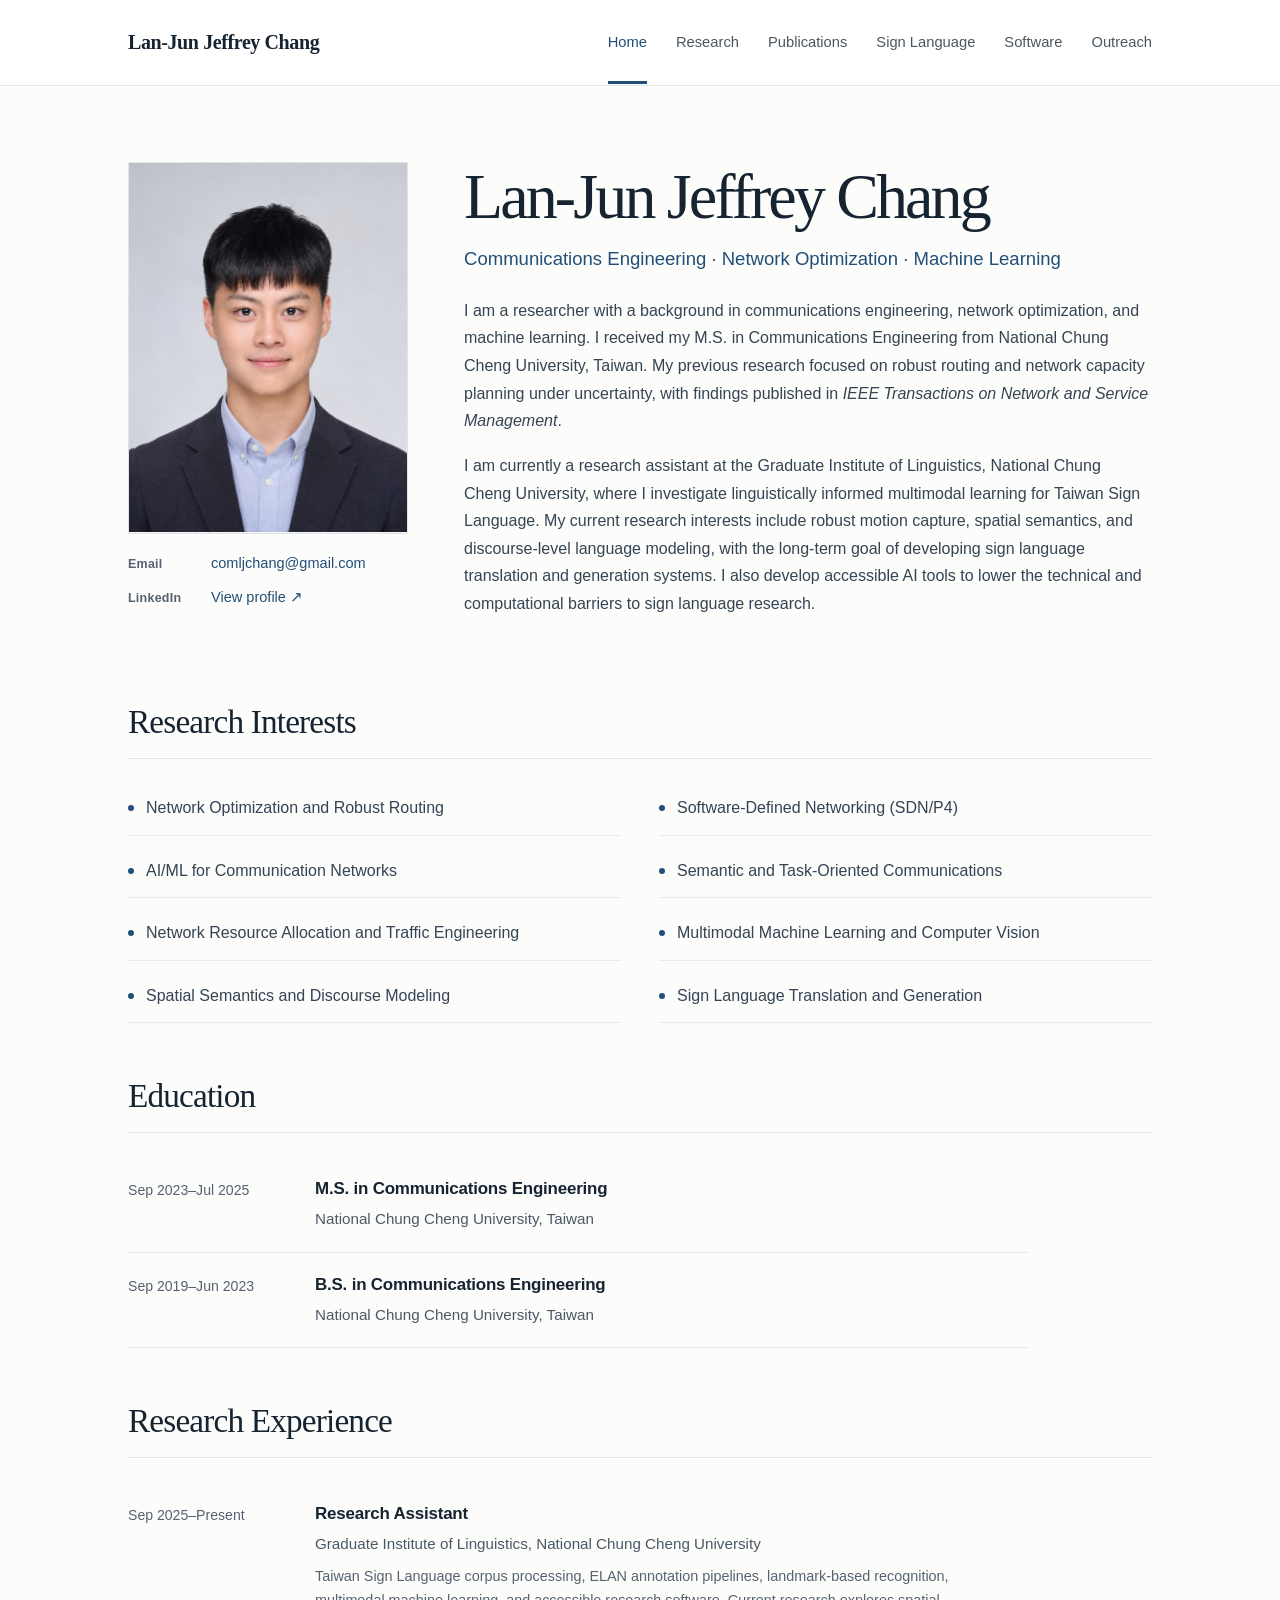
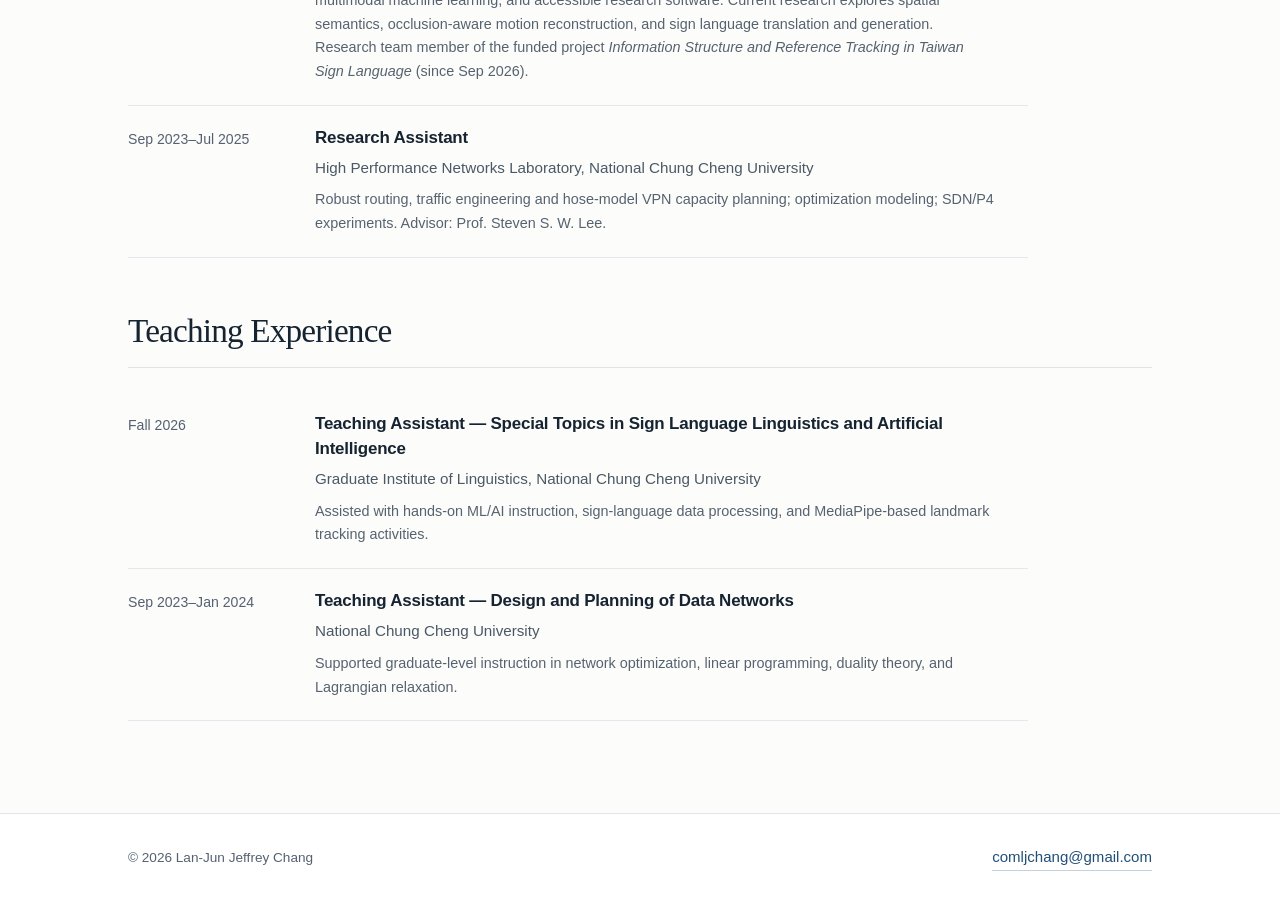
<file: index.html>
<!DOCTYPE html>

<html lang="en">
<head>
<meta charset="utf-8"/>
<meta content="width=device-width, initial-scale=1" name="viewport"/>
<meta content="Academic homepage of Lan-Jun Jeffrey Chang, researcher in communications engineering, network optimization, and machine learning." name="description"/>
<meta content="#ffffff" name="theme-color"/>
<title>Home | Lan-Jun Jeffrey Chang</title>
<link href="favicon.svg" rel="icon" type="image/svg+xml"/>
<link href="styles.css?v=20261120-outreach" rel="stylesheet"/>
<!-- Cloudflare Web Analytics -->
<script data-cf-beacon='{"token":"f5f87599f31e4d71a6280b4d701c4378"}' src="https://static.cloudflareinsights.com/beacon.min.js" type="module"></script>
<!-- End Cloudflare Web Analytics -->
</head>
<body>
<a class="skip-link" href="#main">Skip to content</a>
<header class="site-header">
<div class="container header-inner">
<a class="site-name" href="index.html">Lan-Jun Jeffrey Chang</a>
<nav aria-label="Main navigation" class="site-nav">
<a aria-current="page" href="index.html">Home</a>
<a href="research.html">Research</a>
<a href="publications.html">Publications</a>
<a href="sign-language.html">Sign Language</a>
<a href="software.html">Software</a>
<a href="outreach.html">Outreach</a></nav>
</div>
</header>
<main class="container" id="main">
<section aria-labelledby="person-name" class="home-intro">
<div class="portrait-column">
<figure class="portrait">
<img alt="Portrait of Lan-Jun Jeffrey Chang" decoding="async" height="1536" loading="eager" src="profile.png" width="1157"/>
</figure>
<address aria-label="Contact information" class="portrait-contact">
<div class="portrait-contact-row">
<span class="portrait-contact-label">Email</span>
<a href="mailto:comljchang@gmail.com">comljchang@gmail.com</a>
</div>
<div class="portrait-contact-row">
<span class="portrait-contact-label">LinkedIn</span>
<a aria-label="Lan-Jun Jeffrey Chang on LinkedIn" href="https://www.linkedin.com/in/lan-jun-chang-572310377" rel="noopener noreferrer" target="_blank">View profile ↗</a>
</div>
</address>
</div>
<div class="intro-text">
<h1 id="person-name">Lan-Jun Jeffrey Chang</h1>
<p class="subtitle">Communications Engineering · Network Optimization · Machine Learning</p>
<div class="bio">
<p>I am a researcher with a background in communications engineering, network optimization, and machine learning. I received my M.S. in Communications Engineering from National Chung Cheng University, Taiwan. My previous research focused on robust routing and network capacity planning under uncertainty, with findings published in <em>IEEE Transactions on Network and Service Management</em>.</p>
<p>I am currently a research assistant at the Graduate Institute of Linguistics, National Chung Cheng University, where I investigate linguistically informed multimodal learning for Taiwan Sign Language. My current research interests include robust motion capture, spatial semantics, and discourse-level language modeling, with the long-term goal of developing sign language translation and generation systems. I also develop accessible AI tools to lower the technical and computational barriers to sign language research.</p>
</div>
</div>
</section>
<section aria-labelledby="interests-title" class="section">
<div class="section-title"><h2 id="interests-title">Research Interests</h2></div>
<ul class="interests">
<li>Network Optimization and Robust Routing</li>
<li>Software-Defined Networking (SDN/P4)</li>
<li>AI/ML for Communication Networks</li>
<li>Semantic and Task-Oriented Communications</li>
<li>Network Resource Allocation and Traffic Engineering</li>
<li>Multimodal Machine Learning and Computer Vision</li>
<li>Spatial Semantics and Discourse Modeling</li>
<li>Sign Language Translation and Generation</li>
</ul>
</section>
<section aria-labelledby="education-title" class="section">
<div class="section-title"><h2 id="education-title">Education</h2></div>
<div class="timeline">
<div class="entry">
<div class="date">Sep 2023–Jul 2025</div>
<div><h3>M.S. in Communications Engineering</h3><p>National Chung Cheng University, Taiwan</p></div>
</div>
<div class="entry">
<div class="date">Sep 2019–Jun 2023</div>
<div><h3>B.S. in Communications Engineering</h3><p>National Chung Cheng University, Taiwan</p></div>
</div>
</div>
</section>
<section aria-labelledby="work-title" class="section">
<div class="section-title"><h2 id="work-title">Research Experience</h2></div>
<div class="timeline">
<div class="entry">
<div class="date">Sep 2025–Present</div>
<div>
<h3>Research Assistant</h3>
<p>Graduate Institute of Linguistics, National Chung Cheng University</p>
<p class="detail">Taiwan Sign Language corpus processing, ELAN annotation pipelines, landmark-based recognition, multimodal machine learning, and accessible research software. Current research explores spatial semantics, occlusion-aware motion reconstruction, and sign language translation and generation. Research team member of the funded project <em>Information Structure and Reference Tracking in Taiwan Sign Language</em> (since Sep 2026).</p>
</div>
</div>
<div class="entry">
<div class="date">Sep 2023–Jul 2025</div>
<div>
<h3>Research Assistant</h3>
<p>High Performance Networks Laboratory, National Chung Cheng University</p>
<p class="detail">Robust routing, traffic engineering and hose-model VPN capacity planning; optimization modeling; SDN/P4 experiments. Advisor: Prof. Steven S. W. Lee.</p>
</div>
</div>
</div>
</section>
<section aria-labelledby="teaching-title" class="section">
<div class="section-title"><h2 id="teaching-title">Teaching Experience</h2></div>
<div class="timeline">
<div class="entry">
<div class="date">Fall 2026</div>
<div>
<h3>Teaching Assistant — Special Topics in Sign Language Linguistics and Artificial Intelligence</h3>
<p>Graduate Institute of Linguistics, National Chung Cheng University</p>
<p class="detail">Assisted with hands-on ML/AI instruction, sign-language data processing, and MediaPipe-based landmark tracking activities.</p>
</div>
</div>
<div class="entry">
<div class="date">Sep 2023–Jan 2024</div>
<div>
<h3>Teaching Assistant — Design and Planning of Data Networks</h3>
<p>National Chung Cheng University</p>
<p class="detail">Supported graduate-level instruction in network optimization, linear programming, duality theory, and Lagrangian relaxation.</p>
</div>
</div>
</div>
</section>
</main>
<footer class="site-footer">
<div class="container footer-inner">
<p>© 2026 Lan-Jun Jeffrey Chang</p>
<a class="footer-email" href="mailto:comljchang@gmail.com">comljchang@gmail.com</a>
</div>
</footer>
</body>
</html>
</file>
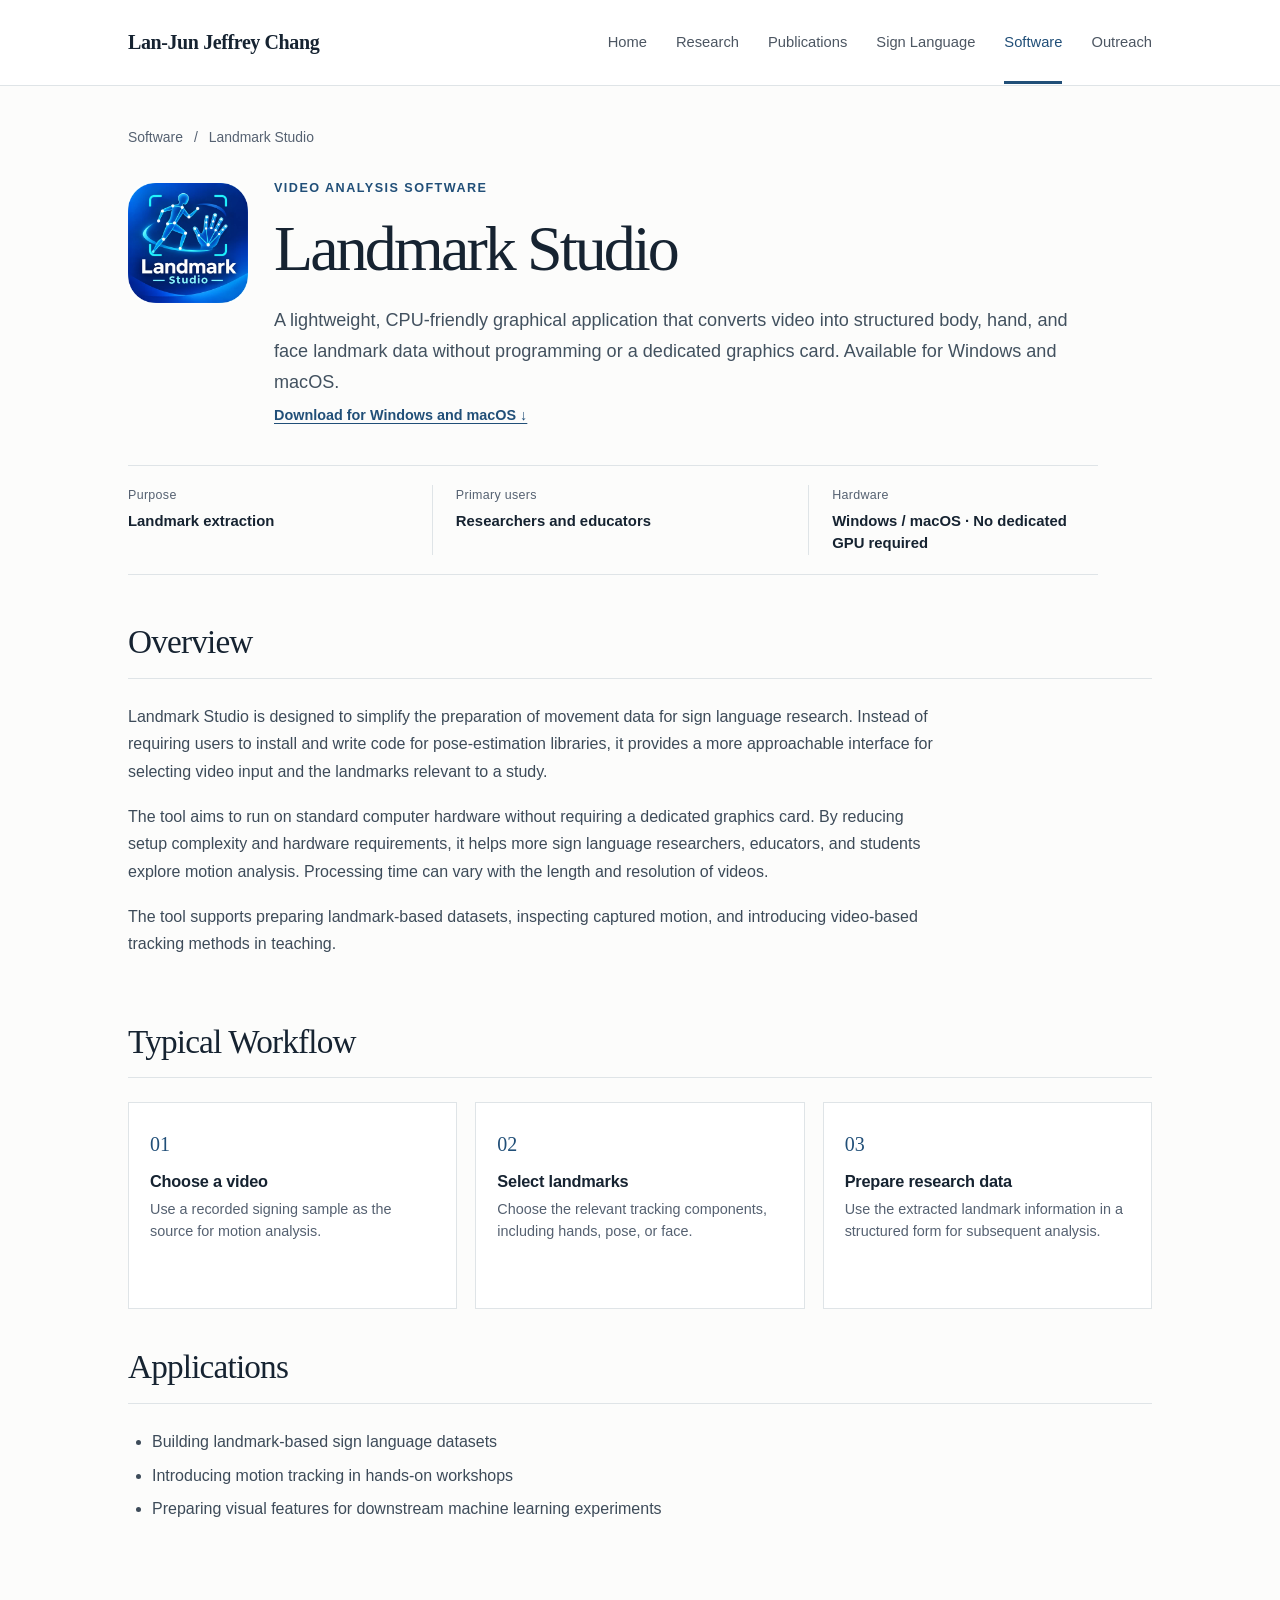
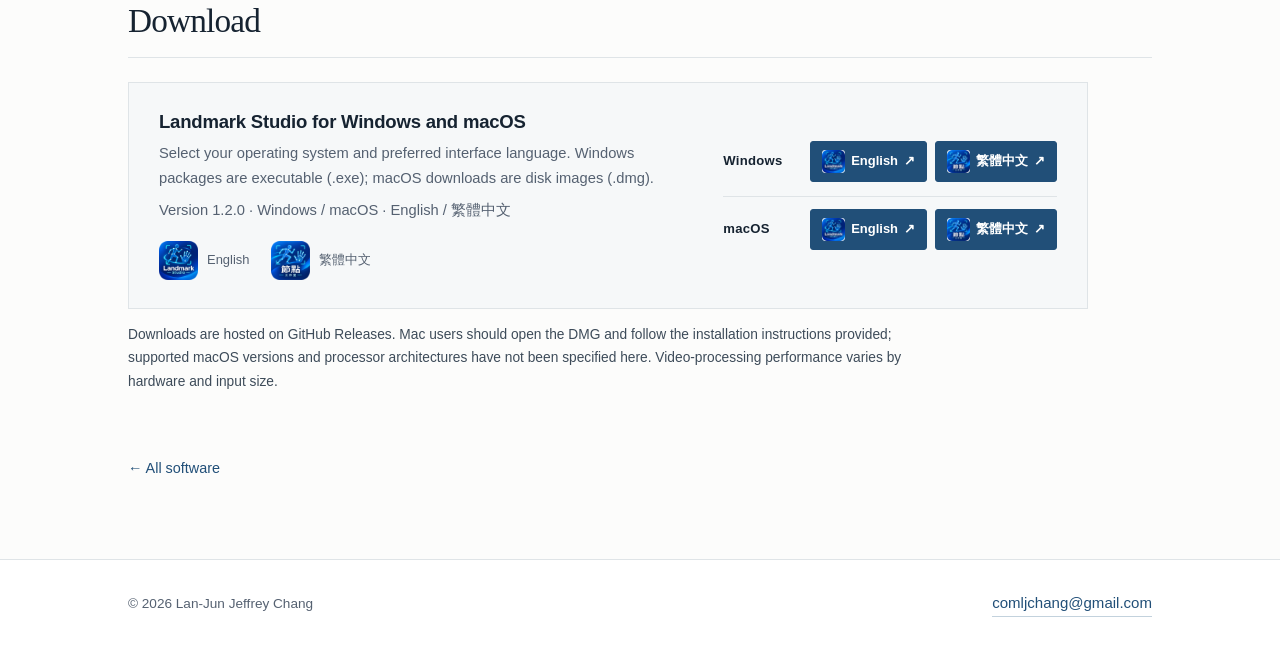
<file: landmark-studio.html>
<!DOCTYPE html>

<html lang="en">
<head>
<meta charset="utf-8"/>
<meta content="width=device-width, initial-scale=1" name="viewport"/>
<meta content="Landmark Studio: a graphical tool for extracting body, hand, and face landmarks from videos." name="description"/>
<meta content="#ffffff" name="theme-color"/>
<title>Landmark Studio | Lan-Jun Jeffrey Chang</title>
<link href="favicon.svg" rel="icon" type="image/svg+xml"/>
<link href="styles.css?v=20261120-outreach" rel="stylesheet"/>
<script defer="" src="software-links.js?v=20261120"></script>
<script defer="" src="software-buttons.js?v=20261120"></script>
<!-- Cloudflare Web Analytics -->
<script data-cf-beacon='{"token":"f5f87599f31e4d71a6280b4d701c4378"}' src="https://static.cloudflareinsights.com/beacon.min.js" type="module"></script>
<!-- End Cloudflare Web Analytics -->
</head>
<body>
<a class="skip-link" href="#main">Skip to content</a>
<header class="site-header">
<div class="container header-inner">
<a class="site-name" href="index.html">Lan-Jun Jeffrey Chang</a>
<nav aria-label="Main navigation" class="site-nav">
<a href="index.html">Home</a>
<a href="research.html">Research</a>
<a href="publications.html">Publications</a>
<a href="sign-language.html">Sign Language</a>
<a aria-current="page" href="software.html">Software</a>
<a href="outreach.html">Outreach</a></nav>
</div>
</header>
<main class="container" id="main">
<nav aria-label="Breadcrumb" class="breadcrumb"><a href="software.html">Software</a><span aria-hidden="true">/</span><span>Landmark Studio</span></nav>
<section class="page-intro app-intro">
<div class="app-title-row"><img alt="" class="app-icon" decoding="async" height="400" src="landmark-en.webp" width="400"/><div><p class="eyebrow">Video analysis software</p><h1>Landmark Studio</h1><p class="summary">A lightweight, CPU-friendly graphical application that converts video into structured body, hand, and face landmark data without programming or a dedicated graphics card. Available for Windows and macOS.</p><a class="app-jump" href="#download">Download for Windows and macOS ↓</a></div></div>


<div aria-label="Software overview" class="app-quick-facts">
<div><span class="fact-label">Purpose</span><strong>Landmark extraction</strong></div>
<div><span class="fact-label">Primary users</span><strong>Researchers and educators</strong></div>
<div><span class="fact-label">Hardware</span><strong>Windows / macOS · No dedicated GPU required</strong></div>
</div>
</section>
<section class="content-section tool-overview">
<h2>Overview</h2>
<p>Landmark Studio is designed to simplify the preparation of movement data for sign language research. Instead of requiring users to install and write code for pose-estimation libraries, it provides a more approachable interface for selecting video input and the landmarks relevant to a study.</p>
<p>The tool aims to run on standard computer hardware without requiring a dedicated graphics card. By reducing setup complexity and hardware requirements, it helps more sign language researchers, educators, and students explore motion analysis. Processing time can vary with the length and resolution of videos.</p><p>The tool supports preparing landmark-based datasets, inspecting captured motion, and introducing video-based tracking methods in teaching.</p>
</section>
<section class="content-section tool-workflow">
<h2>Typical Workflow</h2>
<ol class="workflow-grid">
<li><span class="workflow-index">01</span><h3>Choose a video</h3><p>Use a recorded signing sample as the source for motion analysis.</p></li>
<li><span class="workflow-index">02</span><h3>Select landmarks</h3><p>Choose the relevant tracking components, including hands, pose, or face.</p></li>
<li><span class="workflow-index">03</span><h3>Prepare research data</h3><p>Use the extracted landmark information in a structured form for subsequent analysis.</p></li>
</ol>
</section>
<section class="content-section">
<h2>Applications</h2>
<ul class="app-bullet-list">
<li>Building landmark-based sign language datasets</li>
<li>Introducing motion tracking in hands-on workshops</li>
<li>Preparing visual features for downstream machine learning experiments</li>
</ul>
</section>
<section class="content-section download-section" id="download">
<h2>Download</h2>
<div class="download-panel">
<div class="download-panel-copy"><h3>Landmark Studio for Windows and macOS</h3>
<p>Select your operating system and preferred interface language. Windows packages are executable (.exe); macOS downloads are disk images (.dmg).</p>
<p class="release-meta" data-release-version="landmark">Version 1.2.0 · Windows / macOS · English / 繁體中文</p><div class="edition-preview"><span><img alt="" class="edition-icon" decoding="async" height="400" src="landmark-en.webp" width="400"/><span>English</span></span><span><img alt="" class="edition-icon" decoding="async" height="400" src="landmark-zh.webp" width="400"/><span lang="zh-Hant">繁體中文</span></span></div></div>
<div class="download-panel-action"><div aria-label="Download options by operating system and language" class="platform-download-groups"><div aria-label="Landmark Studio for Windows" class="platform-download-group" role="group"><span class="platform-label">Windows</span><div class="language-downloads"><a aria-label="Download Landmark Studio 1.2.0 for Windows in English" class="download-link" data-download-link="landmark.windows.en" href="https://github.com/Jeffrey9049/Jeffrey9049.github.io/releases/download/2/SignLanguage-Landmark--1.2.0.exe" lang="en" rel="noopener noreferrer" target="_blank"><img alt="" class="download-icon" decoding="async" height="400" src="landmark-en.webp" width="400"/>English <span aria-hidden="true">↗</span></a><a aria-label="下載 Landmark Studio 1.2.0 Windows 繁體中文版" class="download-link" data-download-link="landmark.windows.zh" href="https://github.com/Jeffrey9049/Jeffrey9049.github.io/releases/download/V1.1.2/Landmarkzh-1.2.0.exe" lang="zh-Hant" rel="noopener noreferrer" target="_blank"><img alt="" class="download-icon" decoding="async" height="400" src="landmark-zh.webp" width="400"/>繁體中文 <span aria-hidden="true">↗</span></a></div></div><div aria-label="Landmark Studio for macOS" class="platform-download-group" role="group"><span class="platform-label">macOS</span><div class="language-downloads"><a aria-label="Download Landmark Studio 1.2.0 for macOS in English" class="download-link" data-download-link="landmark.macos.en" href="https://github.com/Jeffrey9049/Jeffrey9049.github.io/releases/download/mac01/Landmark-EN-1.2.0.dmg" lang="en" rel="noopener noreferrer" target="_blank"><img alt="" class="download-icon" decoding="async" height="400" src="landmark-en.webp" width="400"/>English <span aria-hidden="true">↗</span></a><a aria-label="下載 Landmark Studio 1.2.0 macOS 繁體中文版" class="download-link" data-download-link="landmark.macos.zh" href="https://github.com/Jeffrey9049/Jeffrey9049.github.io/releases/download/mac01/Landmark-ZH-1.2.0.dmg" lang="zh-Hant" rel="noopener noreferrer" target="_blank"><img alt="" class="download-icon" decoding="async" height="400" src="landmark-zh.webp" width="400"/>繁體中文 <span aria-hidden="true">↗</span></a></div></div></div></div>
</div>
<p class="software-note">Downloads are hosted on GitHub Releases. Mac users should open the DMG and follow the installation instructions provided; supported macOS versions and processor architectures have not been specified here. Video-processing performance varies by hardware and input size.</p>
</section>
<p class="tool-back-link"><a href="software.html">← All software</a></p>
</main>
<footer class="site-footer">
<div class="container footer-inner">
<p>© 2026 Lan-Jun Jeffrey Chang</p>
<a class="footer-email" href="mailto:comljchang@gmail.com">comljchang@gmail.com</a>
</div>
</footer>
</body>
</html>
</file>
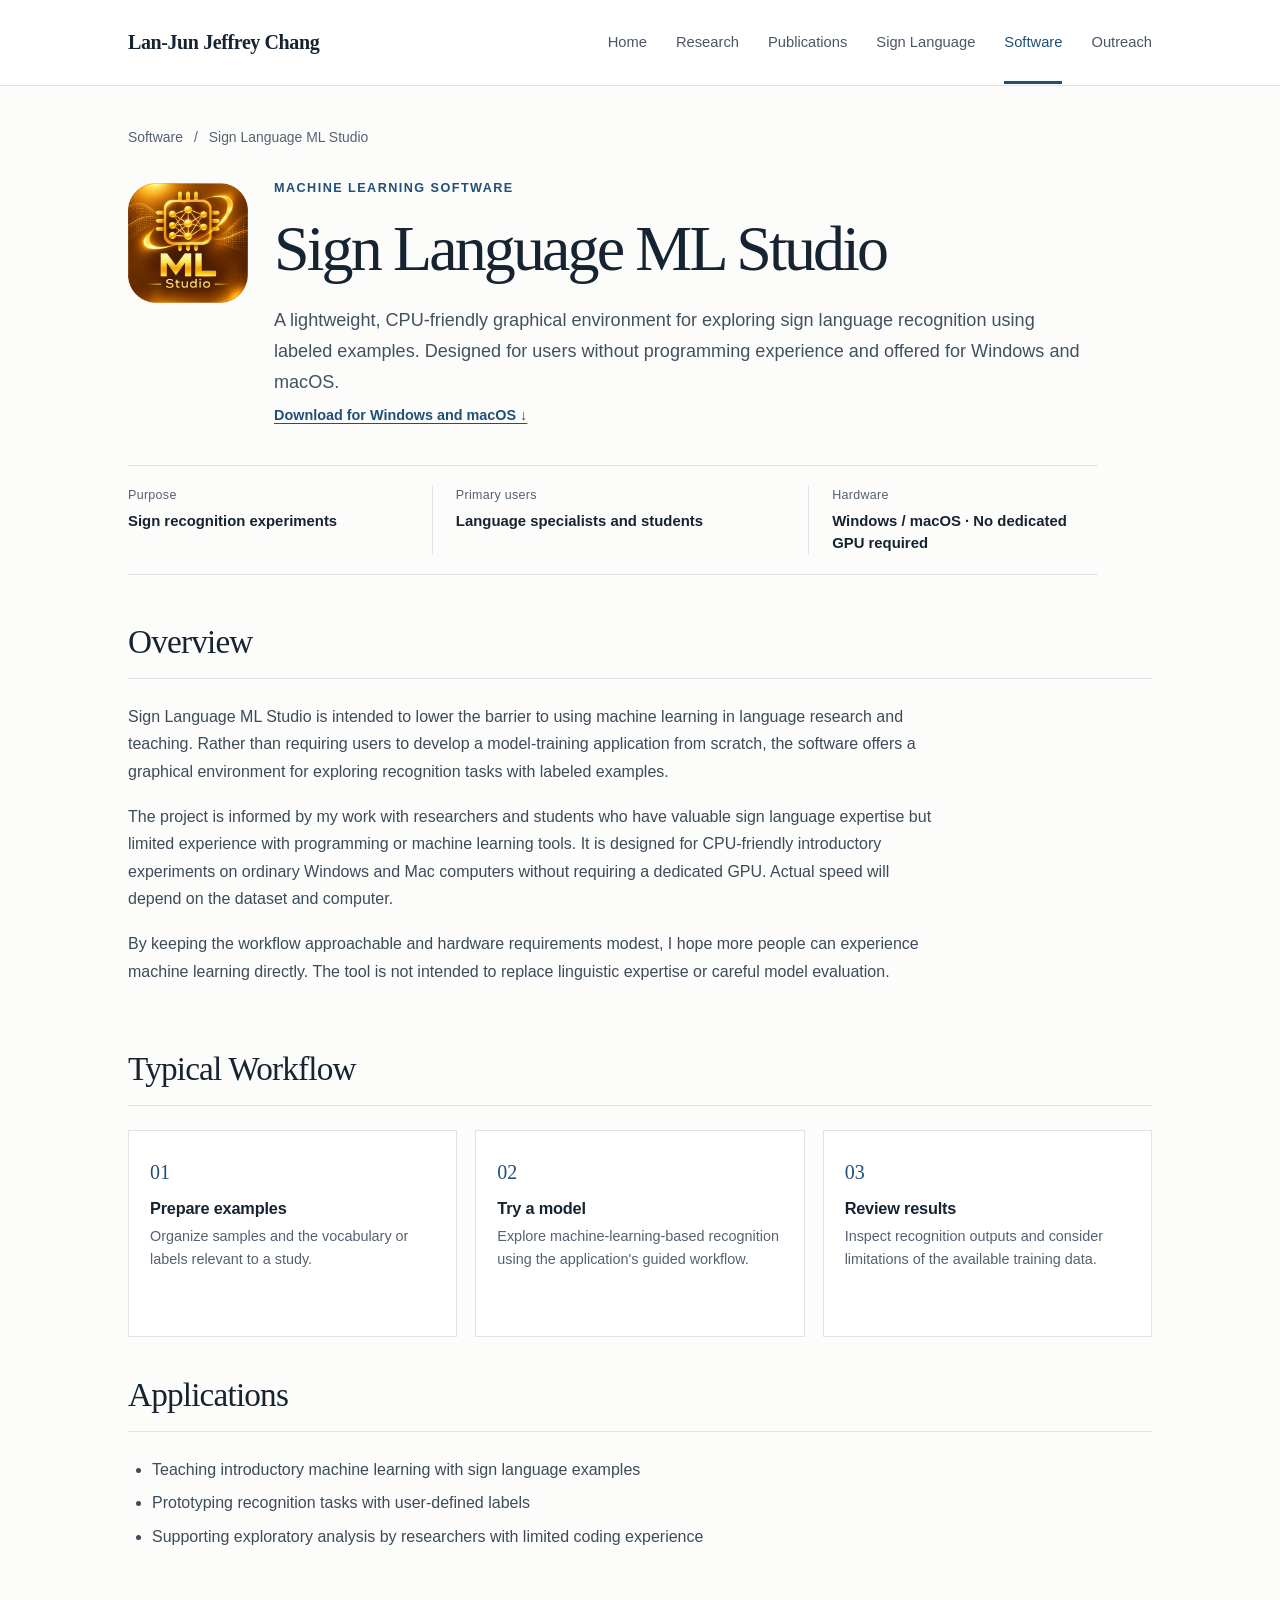
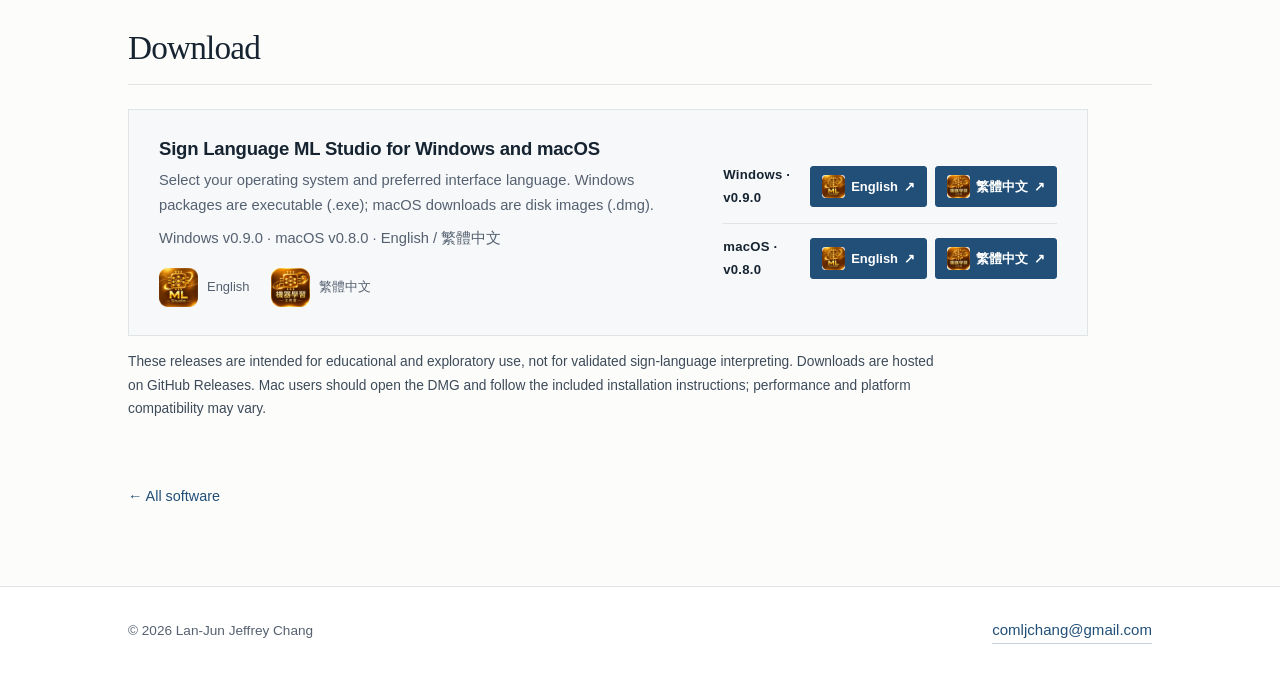
<file: ml-studio.html>
<!DOCTYPE html>

<html lang="en">
<head>
<meta charset="utf-8"/>
<meta content="width=device-width, initial-scale=1" name="viewport"/>
<meta content="Sign Language ML Studio: an accessible tool for exploratory machine learning with labeled sign language examples." name="description"/>
<meta content="#ffffff" name="theme-color"/>
<title>Sign Language ML Studio | Lan-Jun Jeffrey Chang</title>
<link href="favicon.svg" rel="icon" type="image/svg+xml"/>
<link href="styles.css?v=20261120-outreach" rel="stylesheet"/>
<script defer="" src="software-links.js?v=20261120"></script>
<script defer="" src="software-buttons.js?v=20261120"></script>
<!-- Cloudflare Web Analytics -->
<script data-cf-beacon='{"token":"f5f87599f31e4d71a6280b4d701c4378"}' src="https://static.cloudflareinsights.com/beacon.min.js" type="module"></script>
<!-- End Cloudflare Web Analytics -->
</head>
<body>
<a class="skip-link" href="#main">Skip to content</a>
<header class="site-header">
<div class="container header-inner">
<a class="site-name" href="index.html">Lan-Jun Jeffrey Chang</a>
<nav aria-label="Main navigation" class="site-nav">
<a href="index.html">Home</a>
<a href="research.html">Research</a>
<a href="publications.html">Publications</a>
<a href="sign-language.html">Sign Language</a>
<a aria-current="page" href="software.html">Software</a>
<a href="outreach.html">Outreach</a></nav>
</div>
</header>
<main class="container" id="main">
<nav aria-label="Breadcrumb" class="breadcrumb"><a href="software.html">Software</a><span aria-hidden="true">/</span><span>Sign Language ML Studio</span></nav>
<section class="page-intro app-intro">
<div class="app-title-row"><img alt="" class="app-icon" decoding="async" height="400" src="ml-en.webp" width="400"/><div><p class="eyebrow">Machine learning software</p><h1>Sign Language ML Studio</h1><p class="summary">A lightweight, CPU-friendly graphical environment for exploring sign language recognition using labeled examples. Designed for users without programming experience and offered for Windows and macOS.</p><a class="app-jump" href="#download">Download for Windows and macOS ↓</a></div></div>


<div aria-label="Software overview" class="app-quick-facts">
<div><span class="fact-label">Purpose</span><strong>Sign recognition experiments</strong></div>
<div><span class="fact-label">Primary users</span><strong>Language specialists and students</strong></div>
<div><span class="fact-label">Hardware</span><strong>Windows / macOS · No dedicated GPU required</strong></div>
</div>
</section>
<section class="content-section tool-overview">
<h2>Overview</h2>
<p>Sign Language ML Studio is intended to lower the barrier to using machine learning in language research and teaching. Rather than requiring users to develop a model-training application from scratch, the software offers a graphical environment for exploring recognition tasks with labeled examples.</p>
<p>The project is informed by my work with researchers and students who have valuable sign language expertise but limited experience with programming or machine learning tools. It is designed for CPU-friendly introductory experiments on ordinary Windows and Mac computers without requiring a dedicated GPU. Actual speed will depend on the dataset and computer.</p><p>By keeping the workflow approachable and hardware requirements modest, I hope more people can experience machine learning directly. The tool is not intended to replace linguistic expertise or careful model evaluation.</p>
</section>
<section class="content-section tool-workflow">
<h2>Typical Workflow</h2>
<ol class="workflow-grid">
<li><span class="workflow-index">01</span><h3>Prepare examples</h3><p>Organize samples and the vocabulary or labels relevant to a study.</p></li>
<li><span class="workflow-index">02</span><h3>Try a model</h3><p>Explore machine-learning-based recognition using the application's guided workflow.</p></li>
<li><span class="workflow-index">03</span><h3>Review results</h3><p>Inspect recognition outputs and consider limitations of the available training data.</p></li>
</ol>
</section>
<section class="content-section">
<h2>Applications</h2>
<ul class="app-bullet-list">
<li>Teaching introductory machine learning with sign language examples</li>
<li>Prototyping recognition tasks with user-defined labels</li>
<li>Supporting exploratory analysis by researchers with limited coding experience</li>
</ul>
</section>
<section class="content-section download-section" id="download">
<h2>Download</h2>
<div class="download-panel">
<div class="download-panel-copy"><h3>Sign Language ML Studio for Windows and macOS</h3>
<p>Select your operating system and preferred interface language. Windows packages are executable (.exe); macOS downloads are disk images (.dmg).</p>
<p class="release-meta" data-release-version="ml">Windows v0.9.0 · macOS v0.8.0 · English / 繁體中文</p><div class="edition-preview"><span><img alt="" class="edition-icon" decoding="async" height="400" src="ml-en.webp" width="400"/><span>English</span></span><span><img alt="" class="edition-icon" decoding="async" height="400" src="ml-zh.webp" width="400"/><span lang="zh-Hant">繁體中文</span></span></div></div>
<div class="download-panel-action"><div aria-label="Download options by operating system and language" class="platform-download-groups"><div aria-label="Sign Language ML Studio for Windows" class="platform-download-group" role="group"><span class="platform-label">Windows · v0.9.0</span><div class="language-downloads"><a aria-label="Download Sign Language ML Studio 0.9.0 for Windows in English" class="download-link" data-download-link="ml.windows.en" href="https://github.com/Jeffrey9049/Jeffrey9049.github.io/releases/download/v0%2C4%2C1/SignLanguage-ML-0.9.0.exe" lang="en" rel="noopener noreferrer" target="_blank"><img alt="" class="download-icon" decoding="async" height="400" src="ml-en.webp" width="400"/>English <span aria-hidden="true">↗</span></a><a aria-label="下載 Sign Language ML Studio 0.9.0 Windows 繁體中文版" class="download-link" data-download-link="ml.windows.zh" href="https://github.com/Jeffrey9049/Jeffrey9049.github.io/releases/download/v0%2C4%2C1/mlzh-0.9.0.exe" lang="zh-Hant" rel="noopener noreferrer" target="_blank"><img alt="" class="download-icon" decoding="async" height="400" src="ml-zh.webp" width="400"/>繁體中文 <span aria-hidden="true">↗</span></a></div></div><div aria-label="Sign Language ML Studio for macOS" class="platform-download-group" role="group"><span class="platform-label">macOS · v0.8.0</span><div class="language-downloads"><a aria-label="Download Sign Language ML Studio 0.8.0 for macOS in English" class="download-link" data-download-link="ml.macos.en" href="https://github.com/Jeffrey9049/Jeffrey9049.github.io/releases/download/mac01/ML-EN-0.8.0.dmg" lang="en" rel="noopener noreferrer" target="_blank"><img alt="" class="download-icon" decoding="async" height="400" src="ml-en.webp" width="400"/>English <span aria-hidden="true">↗</span></a><a aria-label="下載 Sign Language ML Studio 0.8.0 macOS 繁體中文版" class="download-link" data-download-link="ml.macos.zh" href="https://github.com/Jeffrey9049/Jeffrey9049.github.io/releases/download/mac01/ML-ZH-0.8.0.dmg" lang="zh-Hant" rel="noopener noreferrer" target="_blank"><img alt="" class="download-icon" decoding="async" height="400" src="ml-zh.webp" width="400"/>繁體中文 <span aria-hidden="true">↗</span></a></div></div></div></div>
</div>
<p class="software-note">These releases are intended for educational and exploratory use, not for validated sign-language interpreting. Downloads are hosted on GitHub Releases. Mac users should open the DMG and follow the included installation instructions; performance and platform compatibility may vary.</p>
</section>
<p class="tool-back-link"><a href="software.html">← All software</a></p>
</main>
<footer class="site-footer">
<div class="container footer-inner">
<p>© 2026 Lan-Jun Jeffrey Chang</p>
<a class="footer-email" href="mailto:comljchang@gmail.com">comljchang@gmail.com</a>
</div>
</footer>
</body>
</html>
</file>
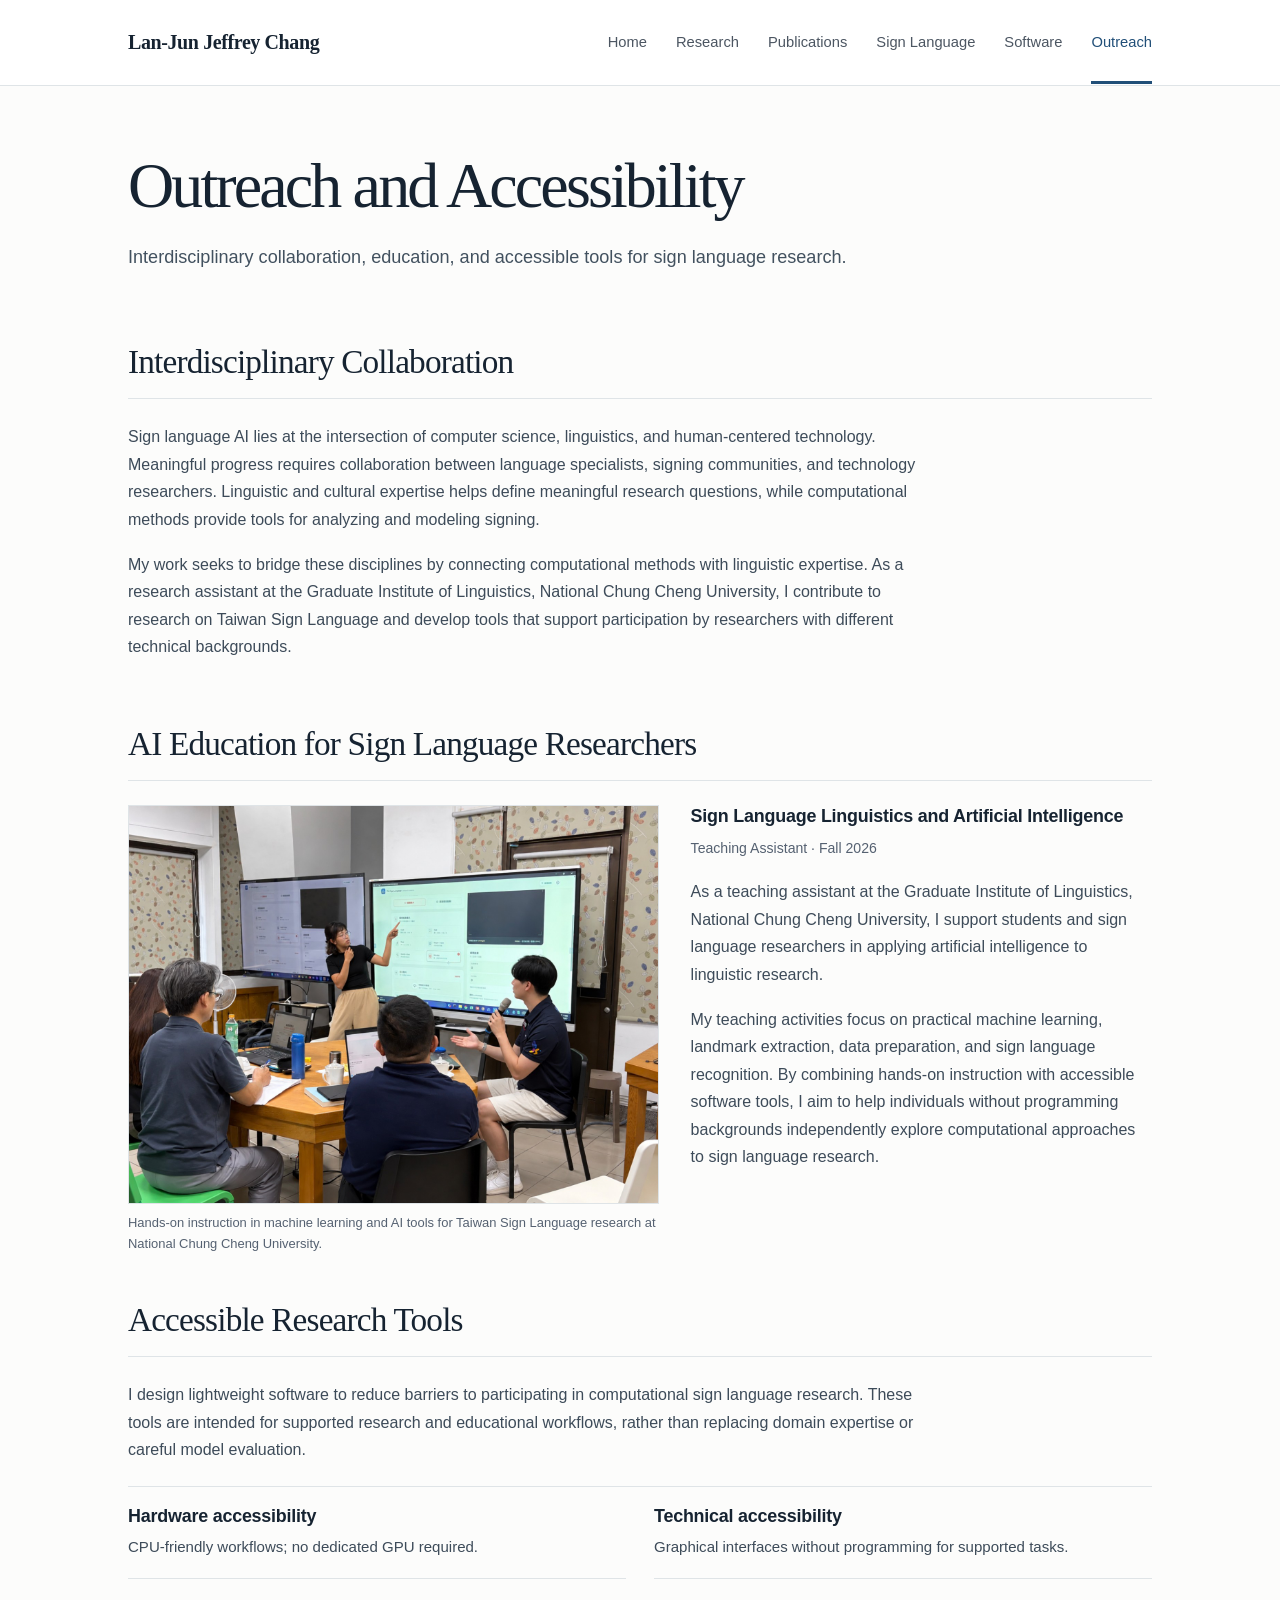
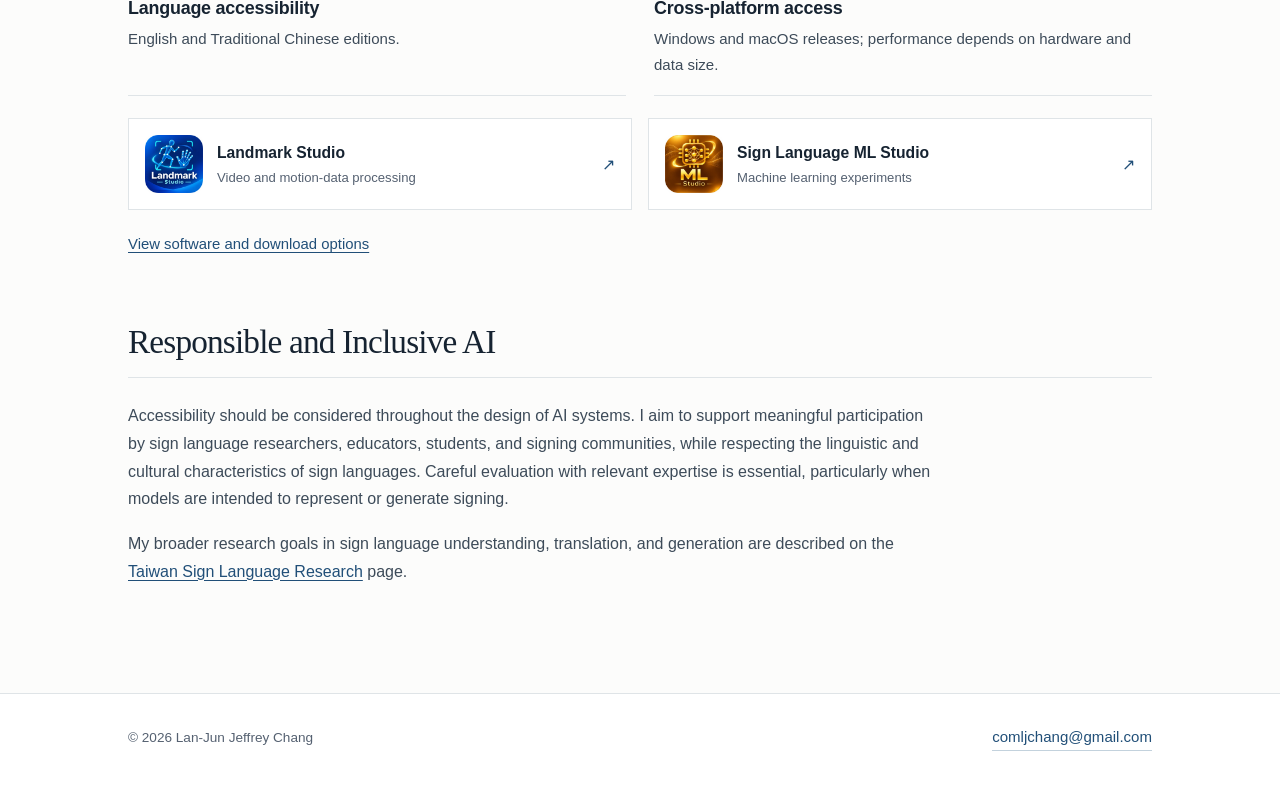
<file: outreach.html>
<!DOCTYPE html>

<html lang="en">
<head>
<meta charset="utf-8"/>
<meta content="width=device-width, initial-scale=1" name="viewport"/>
<meta content="Interdisciplinary collaboration, teaching, and accessible AI tools for sign language research." name="description"/>
<meta content="#ffffff" name="theme-color"/>
<title>Outreach and Accessibility | Lan-Jun Jeffrey Chang</title>
<link href="favicon.svg" rel="icon" type="image/svg+xml"/>
<link href="styles.css?v=20261120-outreach" rel="stylesheet"/>
<!-- Cloudflare Web Analytics -->
<script data-cf-beacon='{"token":"f5f87599f31e4d71a6280b4d701c4378"}' src="https://static.cloudflareinsights.com/beacon.min.js" type="module"></script>
<!-- End Cloudflare Web Analytics -->
</head>
<body>
<a class="skip-link" href="#main">Skip to content</a>
<header class="site-header">
<div class="container header-inner">
<a class="site-name" href="index.html">Lan-Jun Jeffrey Chang</a>
<nav aria-label="Main navigation" class="site-nav">
<a href="index.html">Home</a>
<a href="research.html">Research</a>
<a href="publications.html">Publications</a>
<a href="sign-language.html">Sign Language</a>
<a href="software.html">Software</a>
<a aria-current="page" href="outreach.html">Outreach</a></nav>
</div>
</header>
<main class="container" id="main"><section class="page-intro outreach-intro"><h1>Outreach and Accessibility</h1><p class="summary">Interdisciplinary collaboration, education, and accessible tools for sign language research.</p></section>
<section class="content-section" id="collaboration"><h2>Interdisciplinary Collaboration</h2><p>Sign language AI lies at the intersection of computer science, linguistics, and human-centered technology. Meaningful progress requires collaboration between language specialists, signing communities, and technology researchers. Linguistic and cultural expertise helps define meaningful research questions, while computational methods provide tools for analyzing and modeling signing.</p><p>My work seeks to bridge these disciplines by connecting computational methods with linguistic expertise. As a research assistant at the Graduate Institute of Linguistics, National Chung Cheng University, I contribute to research on Taiwan Sign Language and develop tools that support participation by researchers with different technical backgrounds.</p></section>
<section class="content-section" id="teaching"><h2>AI Education for Sign Language Researchers</h2><div class="outreach-teaching"><figure class="teaching-photo"><img alt="Hands-on instruction in machine learning and AI tools for sign language research at National Chung Cheng University" decoding="async" height="1152" loading="lazy" src="tsl-ml-teaching.png" width="1536"/><figcaption>Hands-on instruction in machine learning and AI tools for Taiwan Sign Language research at National Chung Cheng University.</figcaption></figure><div><h3>Sign Language Linguistics and Artificial Intelligence</h3><p class="outreach-meta">Teaching Assistant · Fall 2026</p><p>As a teaching assistant at the Graduate Institute of Linguistics, National Chung Cheng University, I support students and sign language researchers in applying artificial intelligence to linguistic research.</p><p>My teaching activities focus on practical machine learning, landmark extraction, data preparation, and sign language recognition. By combining hands-on instruction with accessible software tools, I aim to help individuals without programming backgrounds independently explore computational approaches to sign language research.</p></div></div></section>
<section class="content-section" id="accessible-tools"><h2>Accessible Research Tools</h2><p>I design lightweight software to reduce barriers to participating in computational sign language research. These tools are intended for supported research and educational workflows, rather than replacing domain expertise or careful model evaluation.</p><div class="accessibility-principles"><div><h3>Hardware accessibility</h3><p>CPU-friendly workflows; no dedicated GPU required.</p></div><div><h3>Technical accessibility</h3><p>Graphical interfaces without programming for supported tasks.</p></div><div><h3>Language accessibility</h3><p>English and Traditional Chinese editions.</p></div><div><h3>Cross-platform access</h3><p>Windows and macOS releases; performance depends on hardware and data size.</p></div></div><div class="tool-mini-grid"><a class="tool-mini" href="landmark-studio.html"><img alt="" class="mini-app-icon" decoding="async" height="400" src="landmark-en.webp" width="400"/><span><strong>Landmark Studio</strong><span>Video and motion-data processing</span></span><span aria-hidden="true" class="mini-arrow">↗</span></a><a class="tool-mini" href="ml-studio.html"><img alt="" class="mini-app-icon" decoding="async" height="400" src="ml-en.webp" width="400"/><span><strong>Sign Language ML Studio</strong><span>Machine learning experiments</span></span><span aria-hidden="true" class="mini-arrow">↗</span></a></div><p class="related-page-links"><a href="software.html">View software and download options</a></p></section>
<section class="content-section" id="research-vision"><h2>Responsible and Inclusive AI</h2><p>Accessibility should be considered throughout the design of AI systems. I aim to support meaningful participation by sign language researchers, educators, students, and signing communities, while respecting the linguistic and cultural characteristics of sign languages. Careful evaluation with relevant expertise is essential, particularly when models are intended to represent or generate signing.</p><p>My broader research goals in sign language understanding, translation, and generation are described on the <a href="sign-language.html">Taiwan Sign Language Research</a> page.</p></section></main>
<footer class="site-footer">
<div class="container footer-inner">
<p>© 2026 Lan-Jun Jeffrey Chang</p>
<a class="footer-email" href="mailto:comljchang@gmail.com">comljchang@gmail.com</a>
</div>
</footer>
</body>
</html>
</file>
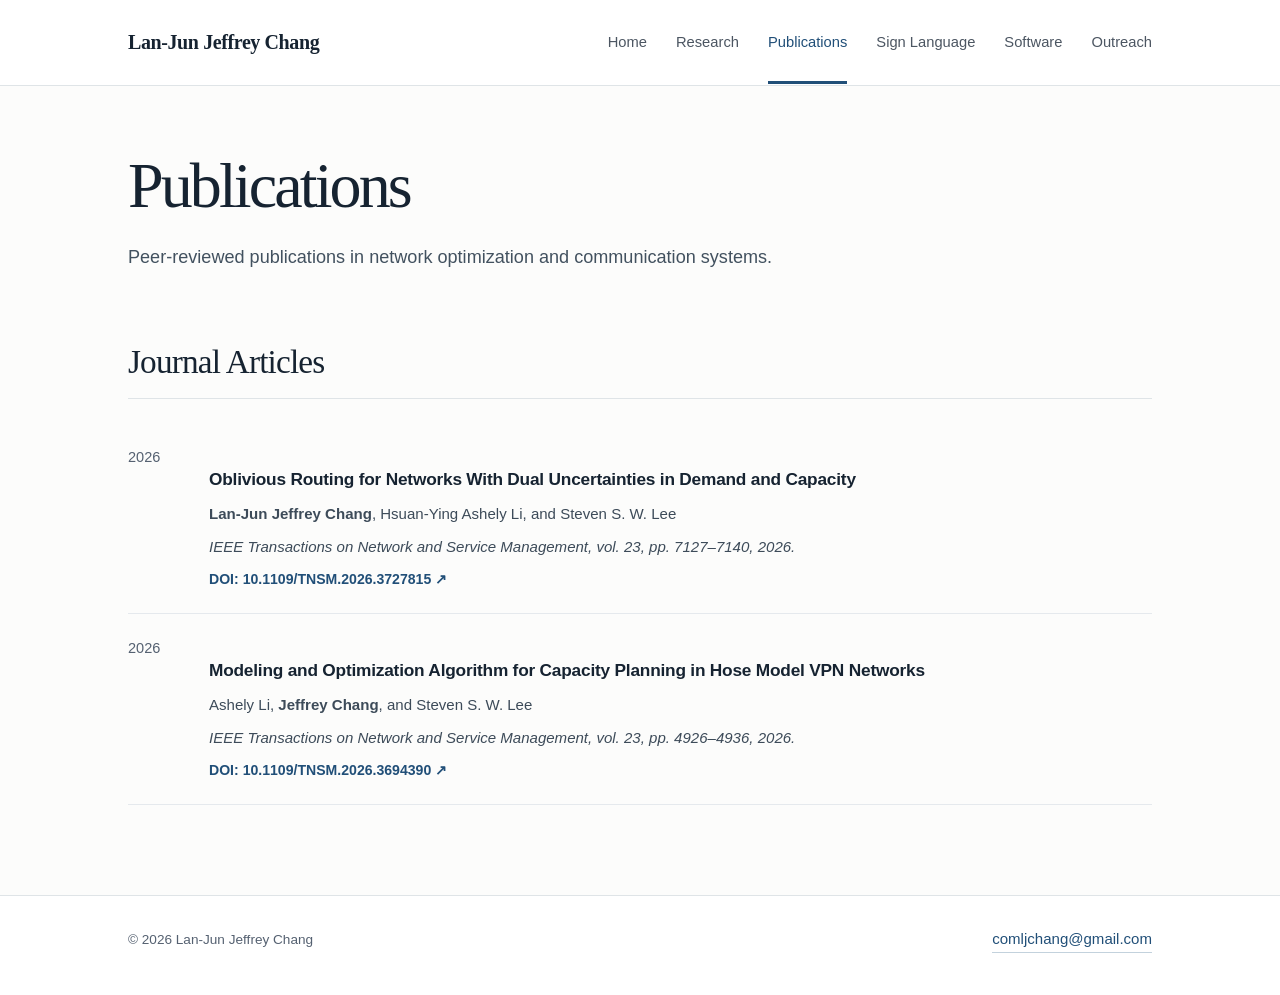
<file: publications.html>
<!DOCTYPE html>

<html lang="en">
<head>
<meta charset="utf-8"/>
<meta content="width=device-width, initial-scale=1" name="viewport"/>
<meta content="Peer-reviewed IEEE journal publications by Lan-Jun Jeffrey Chang." name="description"/>
<meta content="#ffffff" name="theme-color"/>
<title>Publications | Lan-Jun Jeffrey Chang</title>
<link href="favicon.svg" rel="icon" type="image/svg+xml"/>
<link href="styles.css?v=20261120-outreach" rel="stylesheet"/>
<!-- Cloudflare Web Analytics -->
<script data-cf-beacon='{"token":"f5f87599f31e4d71a6280b4d701c4378"}' src="https://static.cloudflareinsights.com/beacon.min.js" type="module"></script>
<!-- End Cloudflare Web Analytics -->
</head>
<body>
<a class="skip-link" href="#main">Skip to content</a>
<header class="site-header">
<div class="container header-inner">
<a class="site-name" href="index.html">Lan-Jun Jeffrey Chang</a>
<nav aria-label="Main navigation" class="site-nav">
<a href="index.html">Home</a>
<a href="research.html">Research</a>
<a aria-current="page" href="publications.html">Publications</a>
<a href="sign-language.html">Sign Language</a>
<a href="software.html">Software</a>
<a href="outreach.html">Outreach</a></nav>
</div>
</header>
<main class="container" id="main">
<section class="page-intro">
<h1>Publications</h1>
<p class="summary">Peer-reviewed publications in network optimization and communication systems.</p>
</section>
<section aria-labelledby="journal-heading" class="content-section">
<h2 id="journal-heading">Journal Articles</h2>
<div class="paper">
<div class="paper-year">2026</div>
<div>
<h3>Oblivious Routing for Networks With Dual Uncertainties in Demand and Capacity</h3>
<p><strong>Lan-Jun Jeffrey Chang</strong>, Hsuan-Ying Ashely Li, and Steven S. W. Lee</p>
<p class="journal">IEEE Transactions on Network and Service Management, vol. 23, pp. 7127–7140, 2026.</p>
<div class="paper-links"><a href="https://doi.org/10.1109/TNSM.2026.3727815" rel="noopener noreferrer" target="_blank">DOI: 10.1109/TNSM.2026.3727815 ↗</a></div>
</div>
</div>
<div class="paper">
<div class="paper-year">2026</div>
<div>
<h3>Modeling and Optimization Algorithm for Capacity Planning in Hose Model VPN Networks</h3>
<p>Ashely Li, <strong>Jeffrey Chang</strong>, and Steven S. W. Lee</p>
<p class="journal">IEEE Transactions on Network and Service Management, vol. 23, pp. 4926–4936, 2026.</p>
<div class="paper-links"><a href="https://doi.org/10.1109/TNSM.2026.3694390" rel="noopener noreferrer" target="_blank">DOI: 10.1109/TNSM.2026.3694390 ↗</a></div>
</div>
</div>
</section>
</main>
<footer class="site-footer">
<div class="container footer-inner">
<p>© 2026 Lan-Jun Jeffrey Chang</p>
<a class="footer-email" href="mailto:comljchang@gmail.com">comljchang@gmail.com</a>
</div>
</footer>
</body>
</html>
</file>
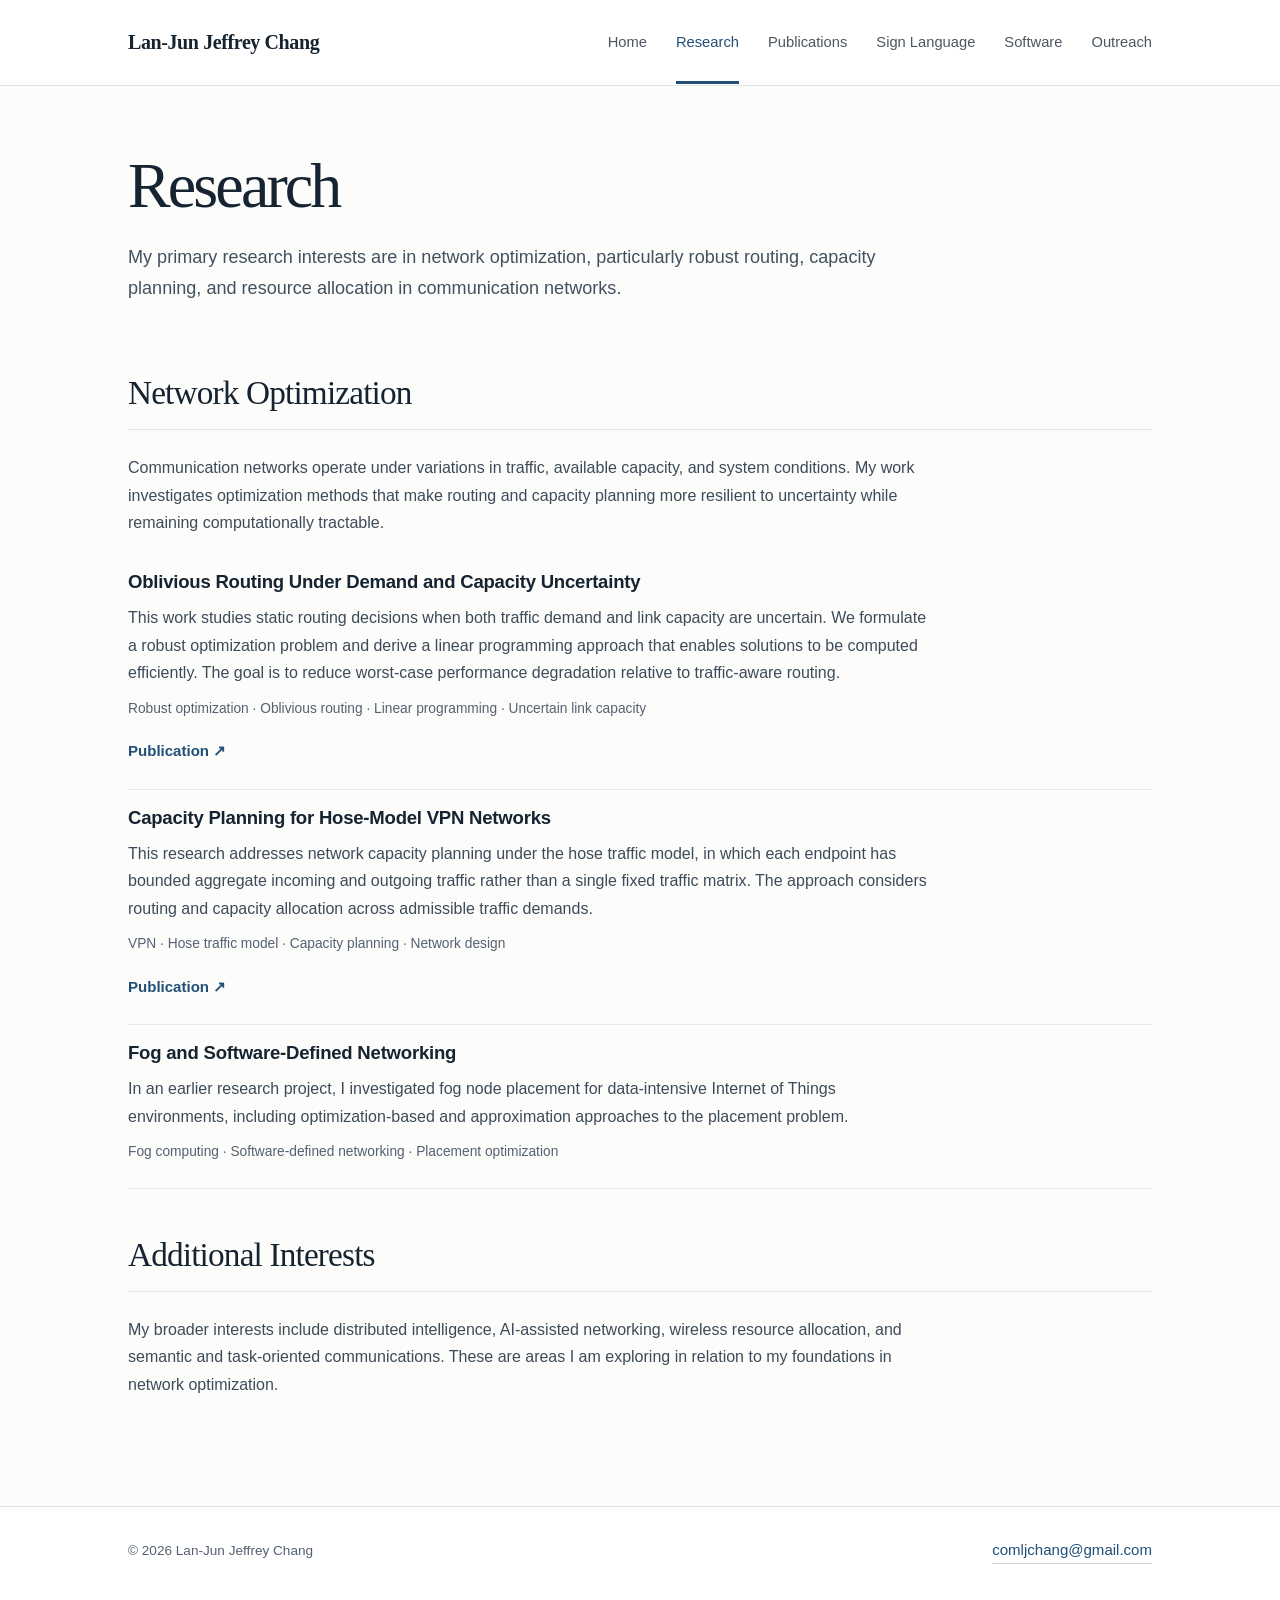
<file: research.html>
<!DOCTYPE html>

<html lang="en">
<head>
<meta charset="utf-8"/>
<meta content="width=device-width, initial-scale=1" name="viewport"/>
<meta content="Research in network optimization, robust routing, SDN/P4 and communication networks by Lan-Jun Jeffrey Chang." name="description"/>
<meta content="#ffffff" name="theme-color"/>
<title>Research | Lan-Jun Jeffrey Chang</title>
<link href="favicon.svg" rel="icon" type="image/svg+xml"/>
<link href="styles.css?v=20261120-outreach" rel="stylesheet"/>
<!-- Cloudflare Web Analytics -->
<script data-cf-beacon='{"token":"f5f87599f31e4d71a6280b4d701c4378"}' src="https://static.cloudflareinsights.com/beacon.min.js" type="module"></script>
<!-- End Cloudflare Web Analytics -->
</head>
<body>
<a class="skip-link" href="#main">Skip to content</a>
<header class="site-header">
<div class="container header-inner">
<a class="site-name" href="index.html">Lan-Jun Jeffrey Chang</a>
<nav aria-label="Main navigation" class="site-nav">
<a href="index.html">Home</a>
<a aria-current="page" href="research.html">Research</a>
<a href="publications.html">Publications</a>
<a href="sign-language.html">Sign Language</a>
<a href="software.html">Software</a>
<a href="outreach.html">Outreach</a></nav>
</div>
</header>
<main class="container" id="main">
<section class="page-intro">
<h1>Research</h1>
<p class="summary">My primary research interests are in network optimization, particularly robust routing, capacity planning, and resource allocation in communication networks.</p>
</section>
<section class="content-section">
<h2>Network Optimization</h2>
<p>Communication networks operate under variations in traffic, available capacity, and system conditions. My work investigates optimization methods that make routing and capacity planning more resilient to uncertainty while remaining computationally tractable.</p>
<div class="project">
<h3>Oblivious Routing Under Demand and Capacity Uncertainty</h3>
<p>This work studies static routing decisions when both traffic demand and link capacity are uncertain. We formulate a robust optimization problem and derive a linear programming approach that enables solutions to be computed efficiently. The goal is to reduce worst-case performance degradation relative to traffic-aware routing.</p>
<p class="project-keywords">Robust optimization · Oblivious routing · Linear programming · Uncertain link capacity</p>
<a class="text-link" href="https://doi.org/10.1109/TNSM.2026.3727815" rel="noopener noreferrer" target="_blank">Publication ↗</a>
</div>
<div class="project">
<h3>Capacity Planning for Hose-Model VPN Networks</h3>
<p>This research addresses network capacity planning under the hose traffic model, in which each endpoint has bounded aggregate incoming and outgoing traffic rather than a single fixed traffic matrix. The approach considers routing and capacity allocation across admissible traffic demands.</p>
<p class="project-keywords">VPN · Hose traffic model · Capacity planning · Network design</p>
<a class="text-link" href="https://doi.org/10.1109/TNSM.2026.3694390" rel="noopener noreferrer" target="_blank">Publication ↗</a>
</div>
<div class="project">
<h3>Fog and Software-Defined Networking</h3>
<p>In an earlier research project, I investigated fog node placement for data-intensive Internet of Things environments, including optimization-based and approximation approaches to the placement problem.</p>
<p class="project-keywords">Fog computing · Software-defined networking · Placement optimization</p>
</div>
</section>
<section class="content-section">
<h2>Additional Interests</h2>
<p>My broader interests include distributed intelligence, AI-assisted networking, wireless resource allocation, and semantic and task-oriented communications. These are areas I am exploring in relation to my foundations in network optimization.</p>
</section>
</main>
<footer class="site-footer">
<div class="container footer-inner">
<p>© 2026 Lan-Jun Jeffrey Chang</p>
<a class="footer-email" href="mailto:comljchang@gmail.com">comljchang@gmail.com</a>
</div>
</footer>
</body>
</html>
</file>
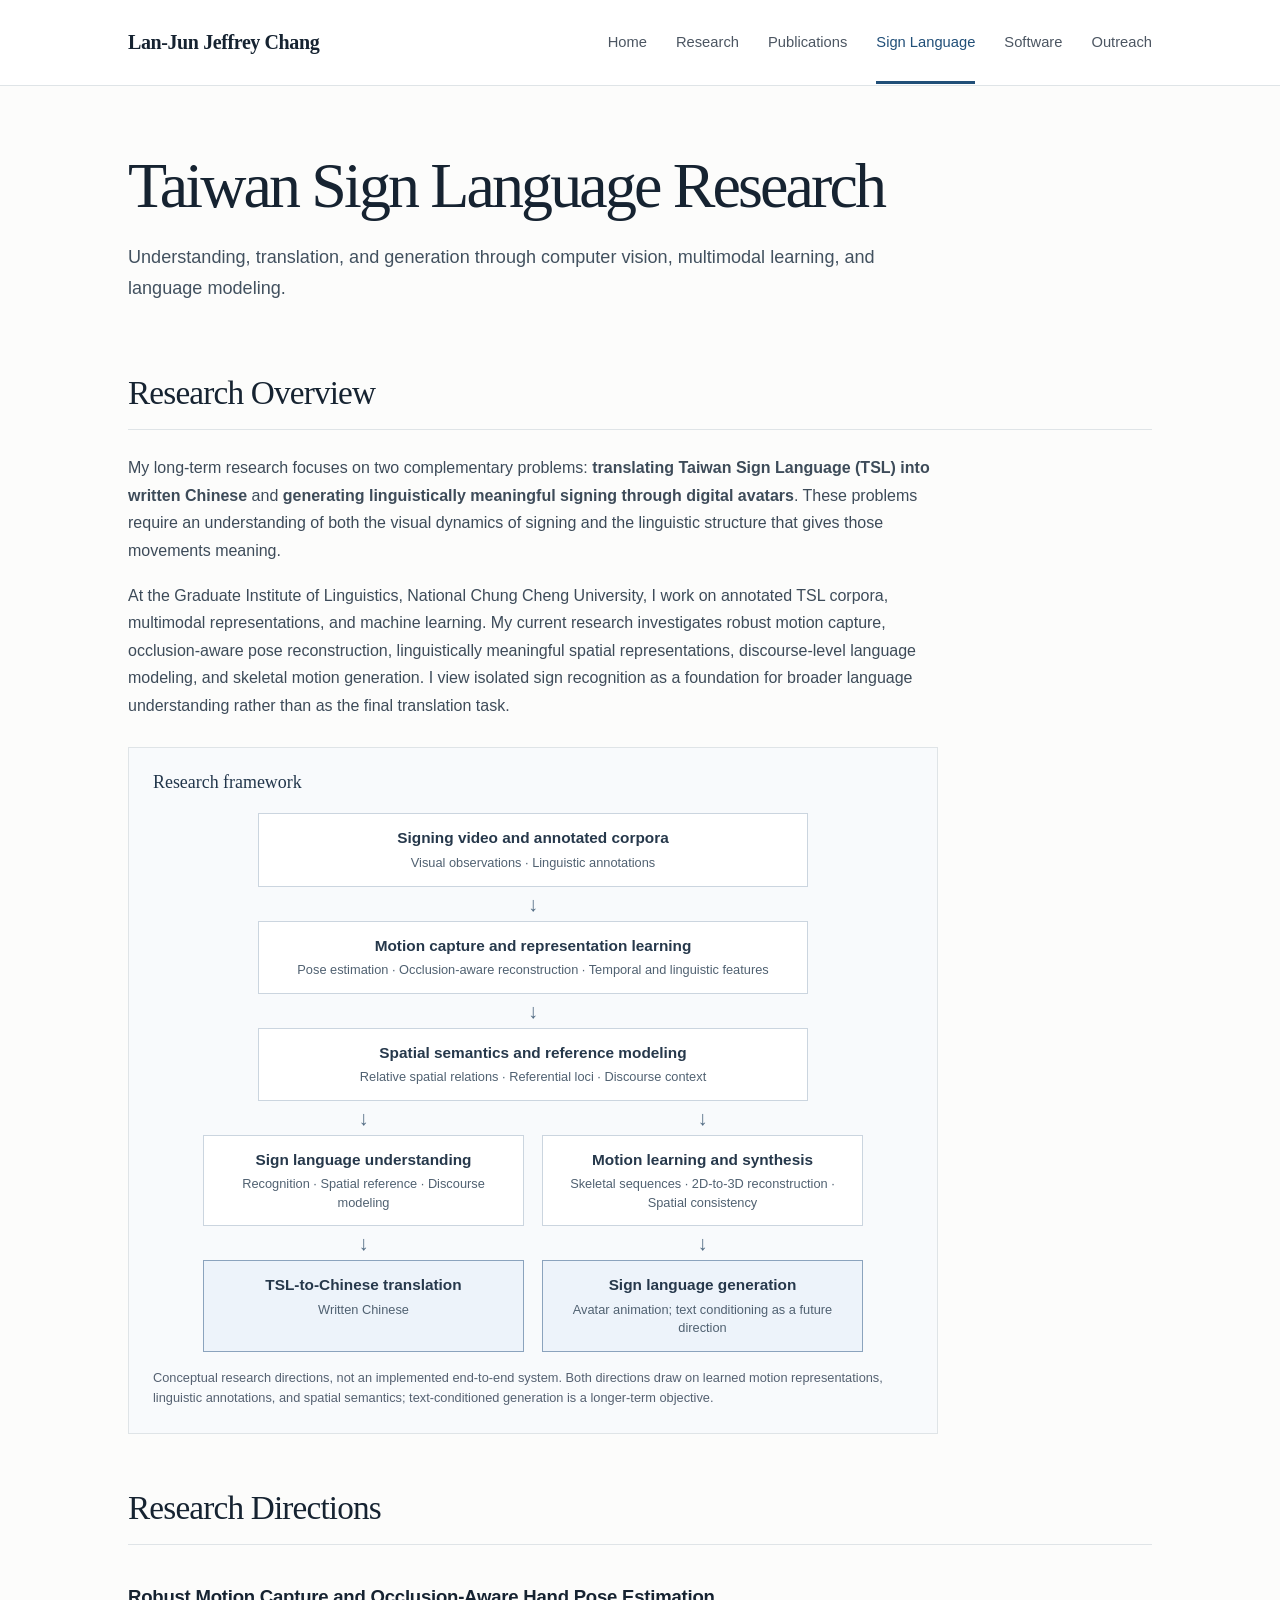
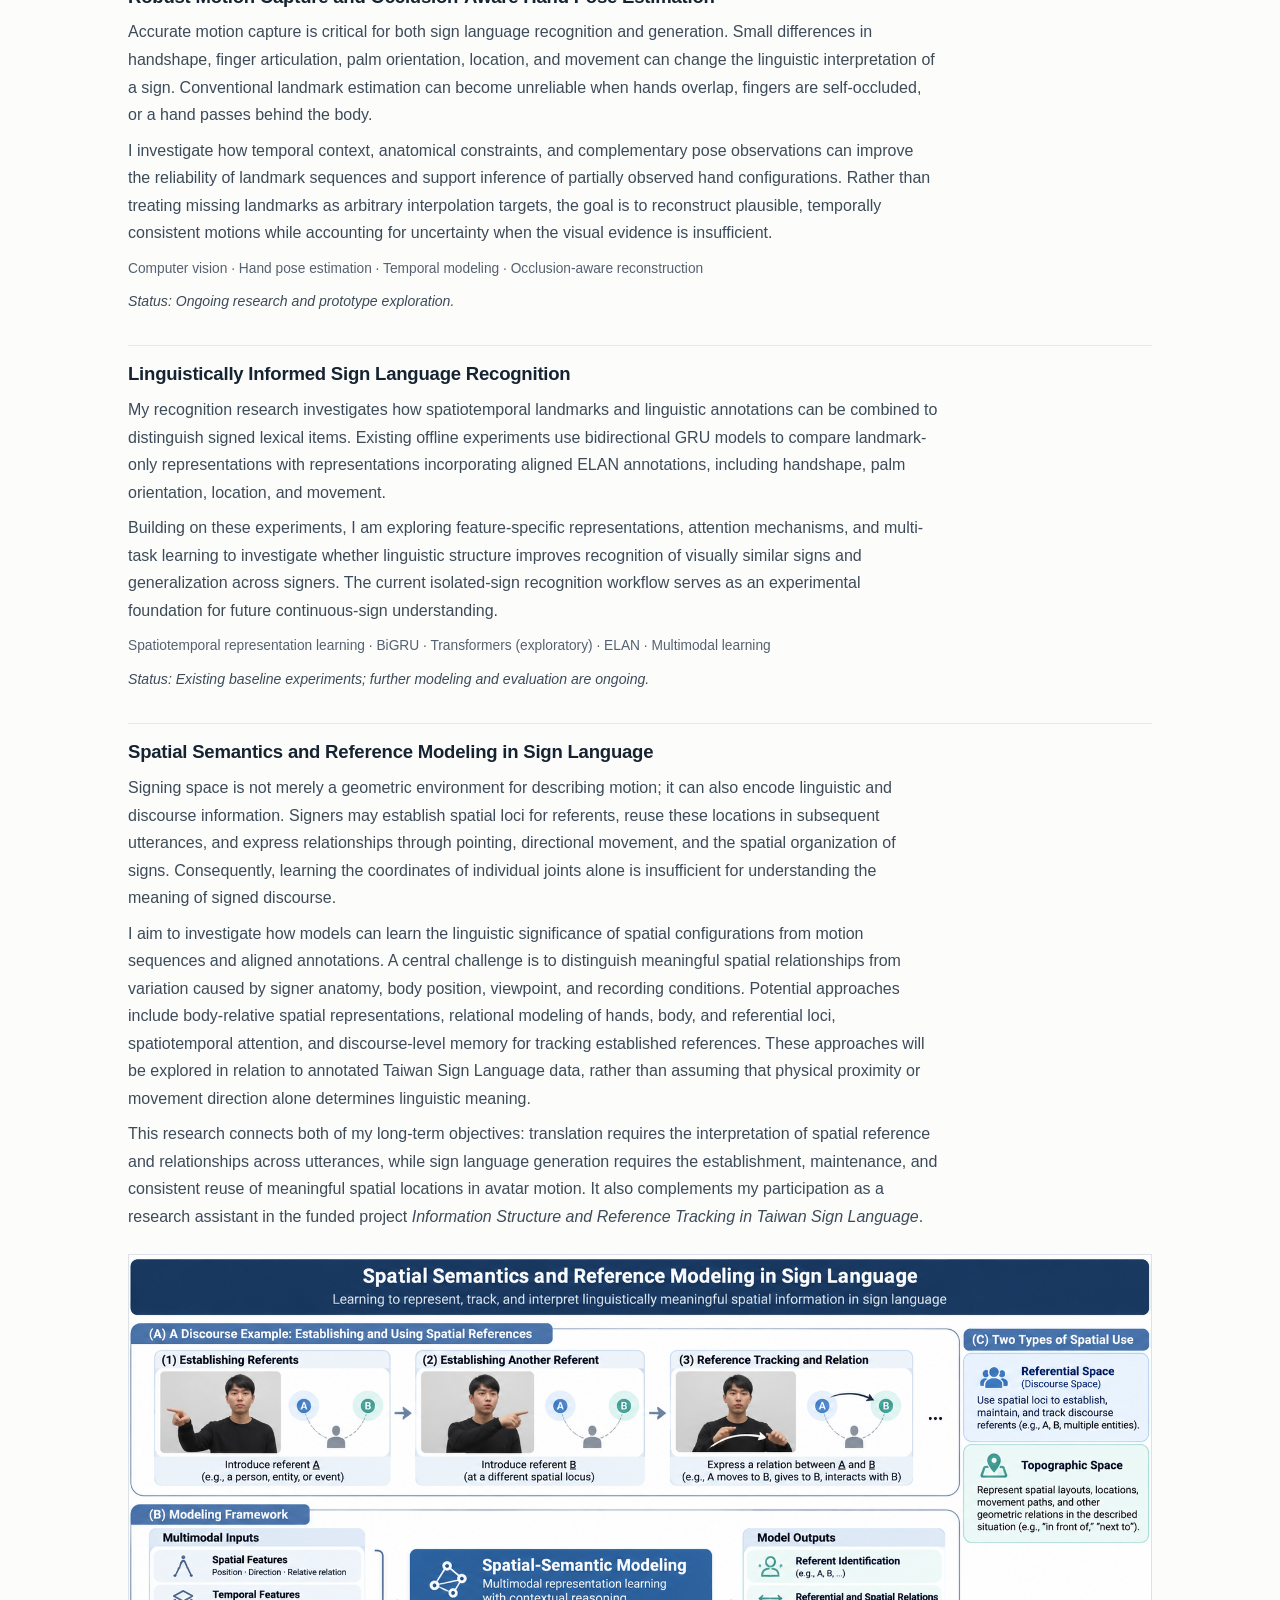
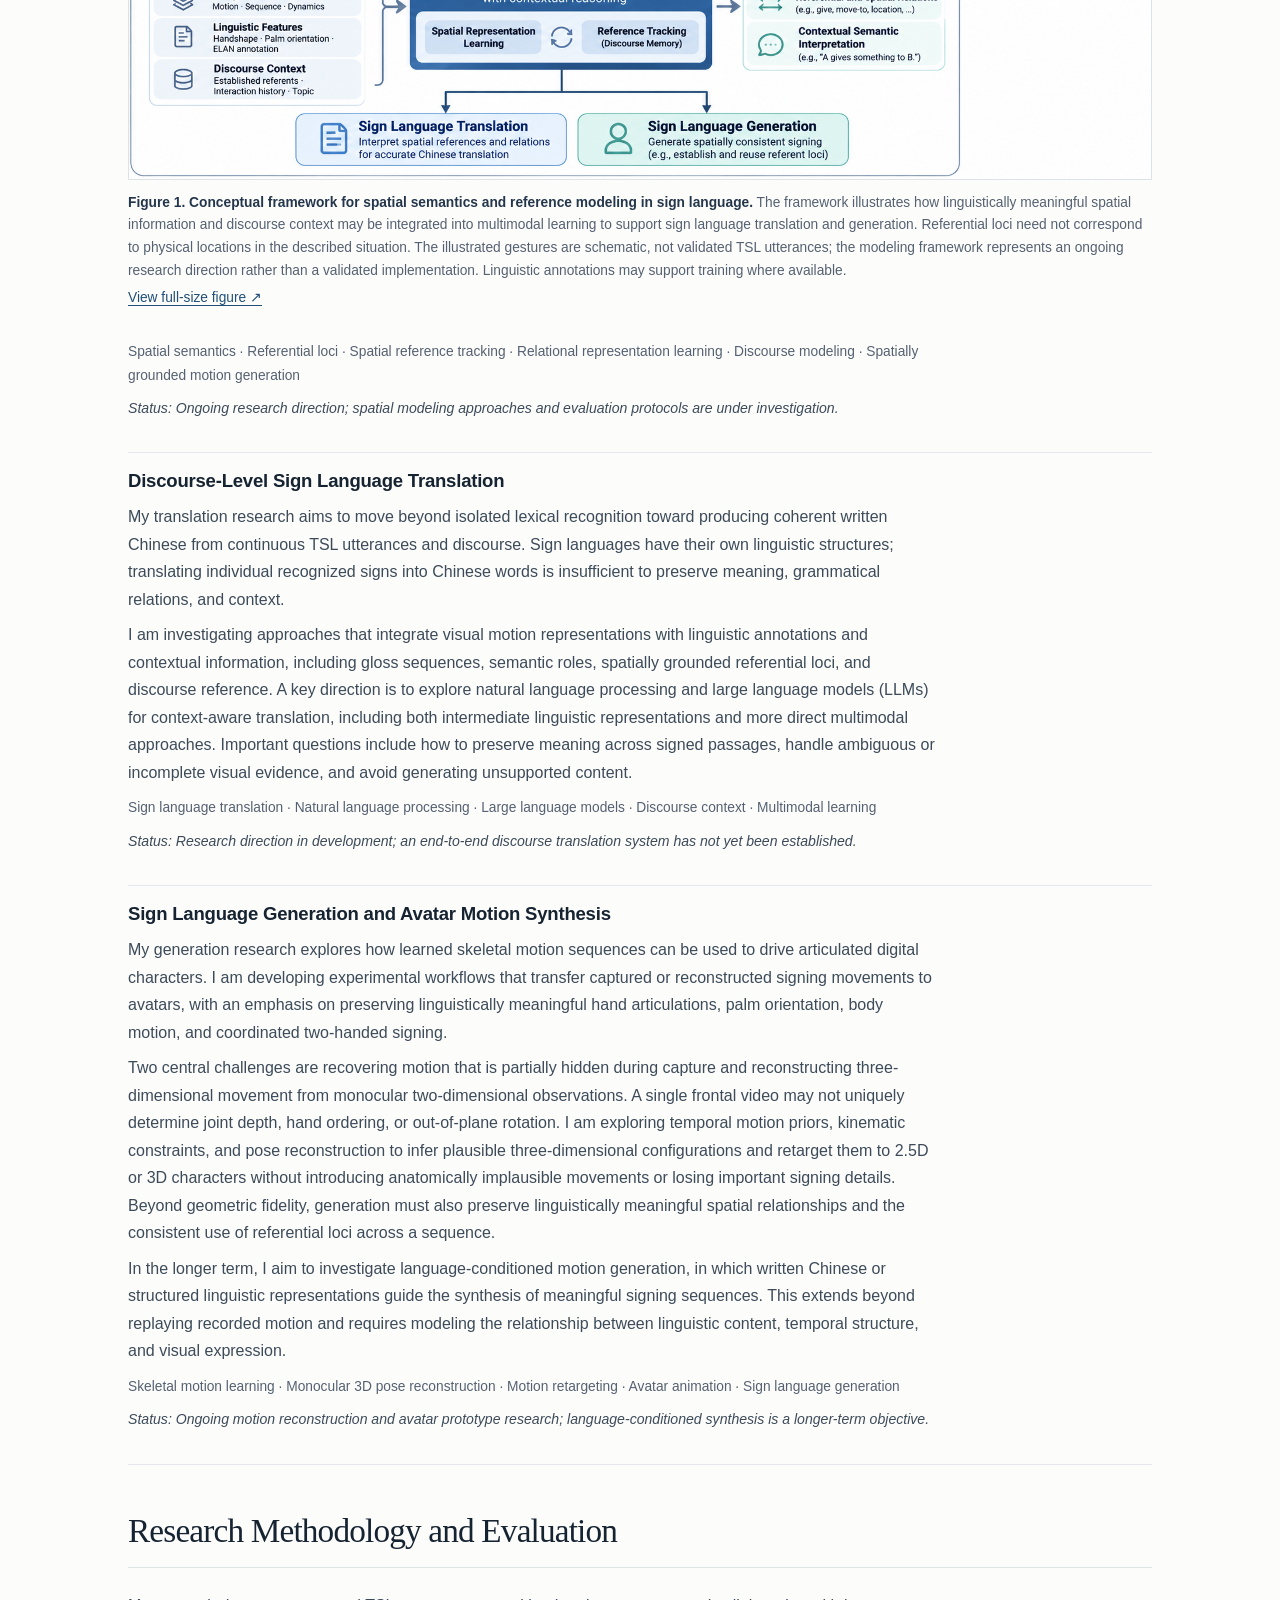
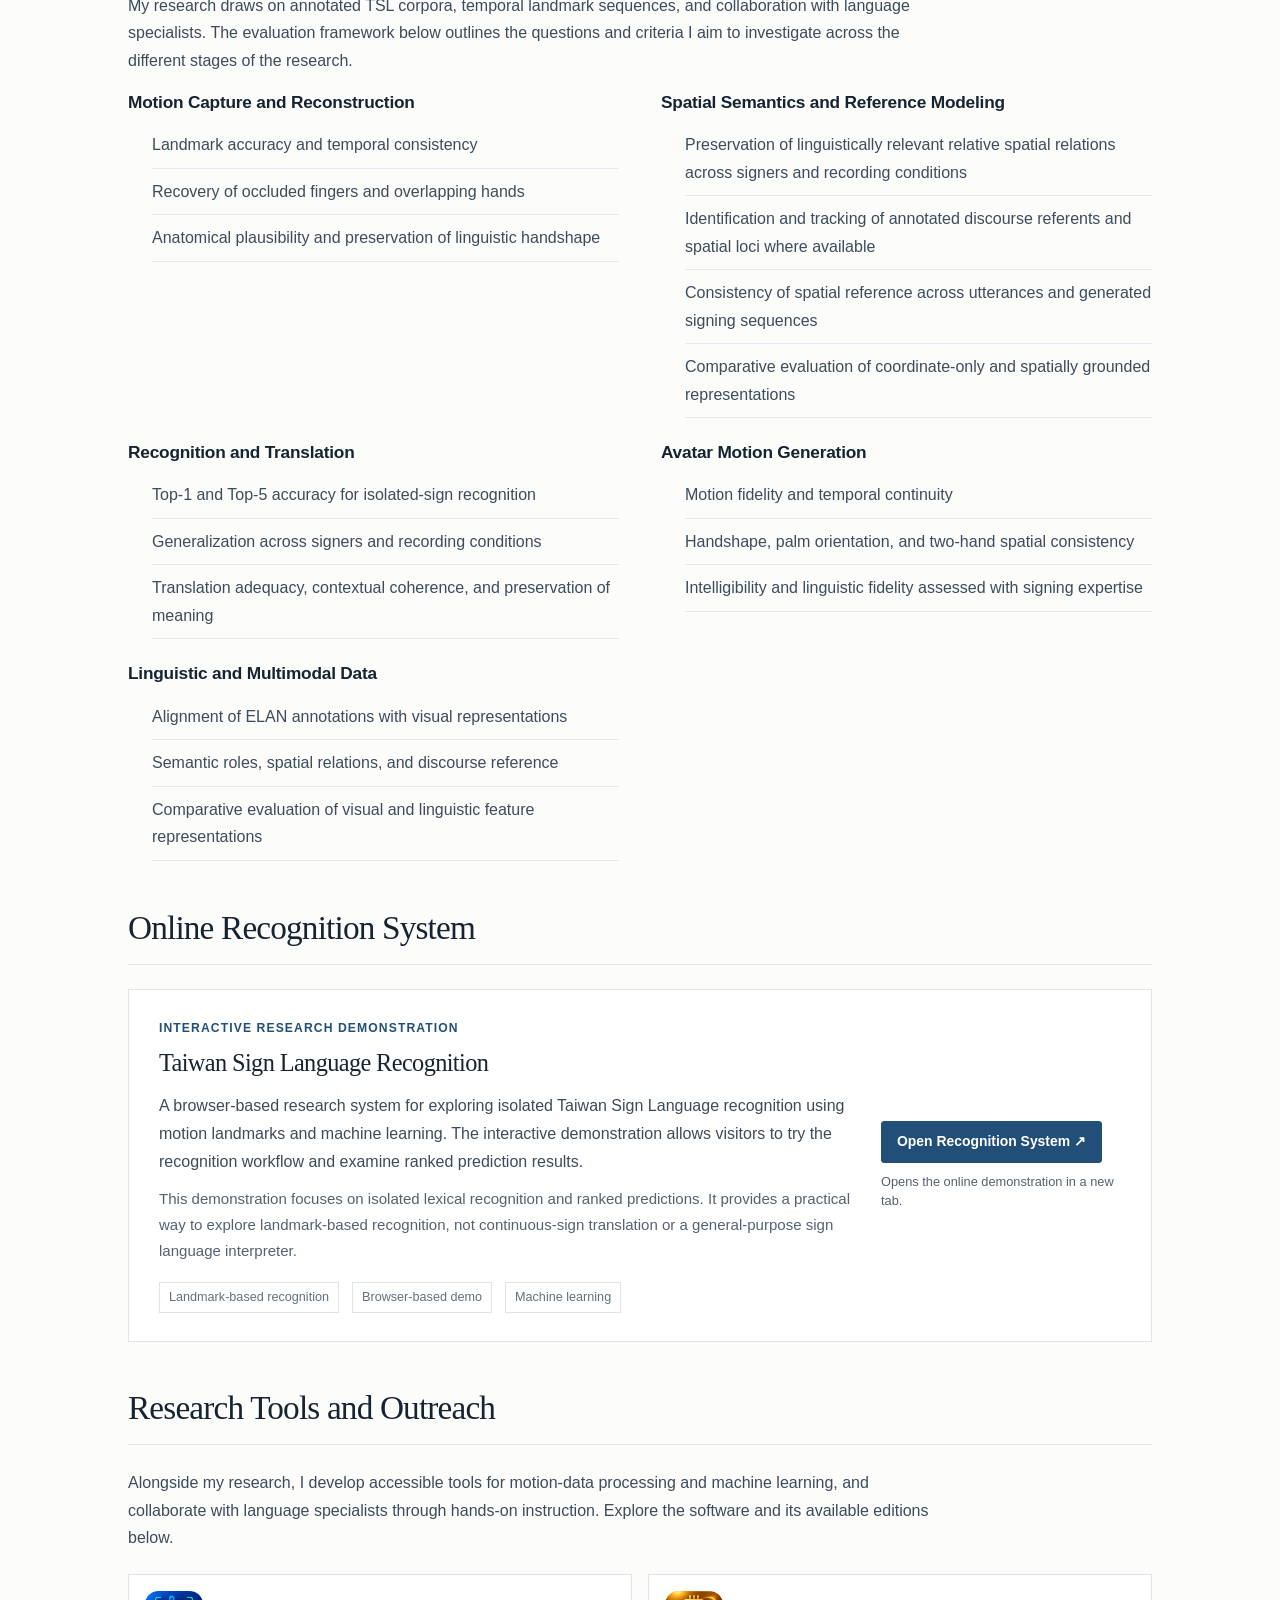
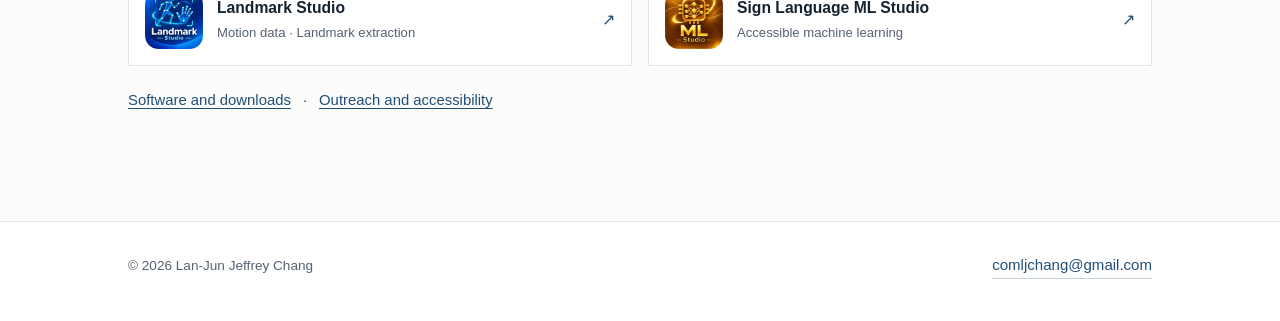
<file: sign-language.html>
<!DOCTYPE html>

<html lang="en">
<head>
<meta charset="utf-8"/>
<meta content="width=device-width, initial-scale=1" name="viewport"/>
<meta content="Research on Taiwan Sign Language translation and generation, robust motion capture, spatial semantics and reference modeling, discourse-level language modeling, and avatar motion synthesis by Lan-Jun Jeffrey Chang." name="description"/>
<meta content="#ffffff" name="theme-color"/>
<title>Sign Language | Lan-Jun Jeffrey Chang</title>
<link href="favicon.svg" rel="icon" type="image/svg+xml"/>
<link href="styles.css?v=20261120-outreach" rel="stylesheet"/>
<!-- Cloudflare Web Analytics -->
<script data-cf-beacon='{"token":"f5f87599f31e4d71a6280b4d701c4378"}' src="https://static.cloudflareinsights.com/beacon.min.js" type="module"></script>
<!-- End Cloudflare Web Analytics -->
<style>
.tsl-framework{max-width:810px;margin:28px 0 8px;padding:24px;border:1px solid var(--line);background:#f8fafc}
.tsl-framework figcaption{font:500 1.12rem Georgia,"Times New Roman",serif;color:#22364b;margin:0 0 20px}
.tsl-flow-shared{display:flex;flex-direction:column;align-items:center}
.tsl-flow-node{width:100%;box-sizing:border-box;max-width:550px;border:1px solid #cbd5df;background:#fff;padding:13px 11px;text-align:center;color:#26384b;display:flex;flex-direction:column;gap:5px;min-width:0}
.tsl-flow-node strong{font-size:.96rem;line-height:1.4}.tsl-flow-node span{font-size:.8rem;line-height:1.45;color:#506171;overflow-wrap:anywhere}
.tsl-flow-arrow{display:block;text-align:center;color:#536c84;font-size:1.25rem;line-height:1.4;margin:3px 0}
.tsl-flow-branches{display:grid;grid-template-columns:repeat(2,minmax(0,1fr));gap:18px;max-width:660px;margin:0 auto}
.tsl-flow-branch{display:flex;flex-direction:column;align-items:center;min-width:0}.tsl-flow-branch .tsl-flow-node{flex:1}
.tsl-flow-end{border-color:#8ba3bd;background:#edf3fa}
.tsl-framework .tsl-framework-note{margin:16px 0 0;color:var(--muted);font-size:.8rem;line-height:1.6}
.tsl-evaluation{row-gap:24px}.tsl-evaluation h3{font-size:1.08rem}.tsl-evaluation ul{margin-bottom:0}
@media(max-width:500px){.tsl-framework{padding:15px 10px}.tsl-flow-branches{gap:8px}.tsl-flow-node{padding:10px 6px}.tsl-flow-node strong{font-size:.8rem}.tsl-flow-node span{font-size:.72rem}}

.spatial-research-figure{margin:24px 0 22px;max-width:100%;}
.spatial-research-figure a{display:block;border:1px solid #dce2e8;background:#fff;overflow:hidden;}
.spatial-research-figure img{display:block;width:100%;height:auto;max-width:100%;}
.spatial-research-figure figcaption{margin:12px 0 0;font-size:.86rem;line-height:1.65;color:var(--muted,#526171);}
.spatial-research-figure figcaption strong{color:var(--text,#24364b);}
.spatial-research-figure .figure-link{display:inline-block;border:0;background:transparent;margin-top:5px;}
</style></head>
<body>
<a class="skip-link" href="#main">Skip to content</a>
<header class="site-header">
<div class="container header-inner">
<a class="site-name" href="index.html">Lan-Jun Jeffrey Chang</a>
<nav aria-label="Main navigation" class="site-nav">
<a href="index.html">Home</a>
<a href="research.html">Research</a>
<a href="publications.html">Publications</a>
<a aria-current="page" href="sign-language.html">Sign Language</a>
<a href="software.html">Software</a>
<a href="outreach.html">Outreach</a></nav>
</div>
</header>
<main class="container" id="main"><section class="page-intro">
<h1>Taiwan Sign Language Research</h1>
<p class="summary">Understanding, translation, and generation through computer vision, multimodal learning, and language modeling.</p>
</section>
<section aria-labelledby="overview-heading" class="content-section" id="research-overview">
<h2 id="overview-heading">Research Overview</h2>
<p>My long-term research focuses on two complementary problems: <strong>translating Taiwan Sign Language (TSL) into written Chinese</strong> and <strong>generating linguistically meaningful signing through digital avatars</strong>. These problems require an understanding of both the visual dynamics of signing and the linguistic structure that gives those movements meaning.</p>
<p>At the Graduate Institute of Linguistics, National Chung Cheng University, I work on annotated TSL corpora, multimodal representations, and machine learning. My current research investigates robust motion capture, occlusion-aware pose reconstruction, linguistically meaningful spatial representations, discourse-level language modeling, and skeletal motion generation. I view isolated sign recognition as a foundation for broader language understanding rather than as the final translation task.</p>
<figure aria-labelledby="framework-title" class="tsl-framework">
<figcaption id="framework-title">Research framework</figcaption>
<div class="tsl-flow-shared">
<div class="tsl-flow-node"><strong>Signing video and annotated corpora</strong><span>Visual observations · Linguistic annotations</span></div>
<span aria-hidden="true" class="tsl-flow-arrow">↓</span>
<div class="tsl-flow-node"><strong>Motion capture and representation learning</strong><span>Pose estimation · Occlusion-aware reconstruction · Temporal and linguistic features</span></div>
<span aria-hidden="true" class="tsl-flow-arrow">↓</span>
<div class="tsl-flow-node"><strong>Spatial semantics and reference modeling</strong><span>Relative spatial relations · Referential loci · Discourse context</span></div>
</div>
<div class="tsl-flow-branches">
<div class="tsl-flow-branch"><span aria-hidden="true" class="tsl-flow-arrow">↓</span><div class="tsl-flow-node"><strong>Sign language understanding</strong><span>Recognition · Spatial reference · Discourse modeling</span></div><span aria-hidden="true" class="tsl-flow-arrow">↓</span><div class="tsl-flow-node tsl-flow-end"><strong>TSL-to-Chinese translation</strong><span>Written Chinese</span></div></div>
<div class="tsl-flow-branch"><span aria-hidden="true" class="tsl-flow-arrow">↓</span><div class="tsl-flow-node"><strong>Motion learning and synthesis</strong><span>Skeletal sequences · 2D-to-3D reconstruction · Spatial consistency</span></div><span aria-hidden="true" class="tsl-flow-arrow">↓</span><div class="tsl-flow-node tsl-flow-end"><strong>Sign language generation</strong><span>Avatar animation; text conditioning as a future direction</span></div></div>
</div>
<p class="tsl-framework-note">Conceptual research directions, not an implemented end-to-end system. Both directions draw on learned motion representations, linguistic annotations, and spatial semantics; text-conditioned generation is a longer-term objective.</p>
</figure>
</section>
<section class="content-section" id="current-research">
<h2>Research Directions</h2>
<article class="project" id="motion-capture">
<h3>Robust Motion Capture and Occlusion-Aware Hand Pose Estimation</h3>
<p>Accurate motion capture is critical for both sign language recognition and generation. Small differences in handshape, finger articulation, palm orientation, location, and movement can change the linguistic interpretation of a sign. Conventional landmark estimation can become unreliable when hands overlap, fingers are self-occluded, or a hand passes behind the body.</p>
<p>I investigate how temporal context, anatomical constraints, and complementary pose observations can improve the reliability of landmark sequences and support inference of partially observed hand configurations. Rather than treating missing landmarks as arbitrary interpolation targets, the goal is to reconstruct plausible, temporally consistent motions while accounting for uncertainty when the visual evidence is insufficient.</p>
<p class="project-keywords">Computer vision · Hand pose estimation · Temporal modeling · Occlusion-aware reconstruction</p>
<p class="project-status">Status: Ongoing research and prototype exploration.</p>
</article>
<article class="project" id="recognition">
<h3>Linguistically Informed Sign Language Recognition</h3>
<p>My recognition research investigates how spatiotemporal landmarks and linguistic annotations can be combined to distinguish signed lexical items. Existing offline experiments use bidirectional GRU models to compare landmark-only representations with representations incorporating aligned ELAN annotations, including handshape, palm orientation, location, and movement.</p>
<p>Building on these experiments, I am exploring feature-specific representations, attention mechanisms, and multi-task learning to investigate whether linguistic structure improves recognition of visually similar signs and generalization across signers. The current isolated-sign recognition workflow serves as an experimental foundation for future continuous-sign understanding.</p>
<p class="project-keywords">Spatiotemporal representation learning · BiGRU · Transformers (exploratory) · ELAN · Multimodal learning</p>
<p class="project-status">Status: Existing baseline experiments; further modeling and evaluation are ongoing.</p>
</article>
<article class="project" id="spatial-semantics">
<h3>Spatial Semantics and Reference Modeling in Sign Language</h3>
<p>Signing space is not merely a geometric environment for describing motion; it can also encode linguistic and discourse information. Signers may establish spatial loci for referents, reuse these locations in subsequent utterances, and express relationships through pointing, directional movement, and the spatial organization of signs. Consequently, learning the coordinates of individual joints alone is insufficient for understanding the meaning of signed discourse.</p>
<p>I aim to investigate how models can learn the linguistic significance of spatial configurations from motion sequences and aligned annotations. A central challenge is to distinguish meaningful spatial relationships from variation caused by signer anatomy, body position, viewpoint, and recording conditions. Potential approaches include body-relative spatial representations, relational modeling of hands, body, and referential loci, spatiotemporal attention, and discourse-level memory for tracking established references. These approaches will be explored in relation to annotated Taiwan Sign Language data, rather than assuming that physical proximity or movement direction alone determines linguistic meaning.</p>
<p>This research connects both of my long-term objectives: translation requires the interpretation of spatial reference and relationships across utterances, while sign language generation requires the establishment, maintenance, and consistent reuse of meaningful spatial locations in avatar motion. It also complements my participation as a research assistant in the funded project <em>Information Structure and Reference Tracking in Taiwan Sign Language</em>.</p>
<figure class="spatial-research-figure">
<a aria-label="View the full-size spatial semantics research diagram" href="spatial-semantics-framework.png" rel="noopener noreferrer" target="_blank"><img alt="Conceptual diagram showing the establishment and tracking of spatial referents, the distinction between referential and topographic uses of signing space, and a proposed multimodal modeling framework for sign language translation and generation." decoding="async" height="897" loading="lazy" src="spatial-semantics-framework.png" width="1752"/></a>
<figcaption><strong>Figure 1. Conceptual framework for spatial semantics and reference modeling in sign language.</strong> The framework illustrates how linguistically meaningful spatial information and discourse context may be integrated into multimodal learning to support sign language translation and generation. Referential loci need not correspond to physical locations in the described situation. The illustrated gestures are schematic, not validated TSL utterances; the modeling framework represents an ongoing research direction rather than a validated implementation. Linguistic annotations may support training where available.<br/><a class="figure-link" href="spatial-semantics-framework.png" rel="noopener noreferrer" target="_blank">View full-size figure ↗</a></figcaption>
</figure>
<p class="project-keywords">Spatial semantics · Referential loci · Spatial reference tracking · Relational representation learning · Discourse modeling · Spatially grounded motion generation</p>
<p class="project-status">Status: Ongoing research direction; spatial modeling approaches and evaluation protocols are under investigation.</p>
</article>
<article class="project" id="translation">
<h3>Discourse-Level Sign Language Translation</h3>
<p>My translation research aims to move beyond isolated lexical recognition toward producing coherent written Chinese from continuous TSL utterances and discourse. Sign languages have their own linguistic structures; translating individual recognized signs into Chinese words is insufficient to preserve meaning, grammatical relations, and context.</p>
<p>I am investigating approaches that integrate visual motion representations with linguistic annotations and contextual information, including gloss sequences, semantic roles, spatially grounded referential loci, and discourse reference. A key direction is to explore natural language processing and large language models (LLMs) for context-aware translation, including both intermediate linguistic representations and more direct multimodal approaches. Important questions include how to preserve meaning across signed passages, handle ambiguous or incomplete visual evidence, and avoid generating unsupported content.</p>
<p class="project-keywords">Sign language translation · Natural language processing · Large language models · Discourse context · Multimodal learning</p>
<p class="project-status">Status: Research direction in development; an end-to-end discourse translation system has not yet been established.</p>
</article>
<article class="project" id="avatar-modeling">
<h3>Sign Language Generation and Avatar Motion Synthesis</h3>
<p>My generation research explores how learned skeletal motion sequences can be used to drive articulated digital characters. I am developing experimental workflows that transfer captured or reconstructed signing movements to avatars, with an emphasis on preserving linguistically meaningful hand articulations, palm orientation, body motion, and coordinated two-handed signing.</p>
<p>Two central challenges are recovering motion that is partially hidden during capture and reconstructing three-dimensional movement from monocular two-dimensional observations. A single frontal video may not uniquely determine joint depth, hand ordering, or out-of-plane rotation. I am exploring temporal motion priors, kinematic constraints, and pose reconstruction to infer plausible three-dimensional configurations and retarget them to 2.5D or 3D characters without introducing anatomically implausible movements or losing important signing details. Beyond geometric fidelity, generation must also preserve linguistically meaningful spatial relationships and the consistent use of referential loci across a sequence.</p>
<p>In the longer term, I aim to investigate language-conditioned motion generation, in which written Chinese or structured linguistic representations guide the synthesis of meaningful signing sequences. This extends beyond replaying recorded motion and requires modeling the relationship between linguistic content, temporal structure, and visual expression.</p>
<p class="project-keywords">Skeletal motion learning · Monocular 3D pose reconstruction · Motion retargeting · Avatar animation · Sign language generation</p>
<p class="project-status">Status: Ongoing motion reconstruction and avatar prototype research; language-conditioned synthesis is a longer-term objective.</p>
</article>
</section>
<section class="content-section" id="evaluation">
<h2>Research Methodology and Evaluation</h2>
<p>My research draws on annotated TSL corpora, temporal landmark sequences, and collaboration with language specialists. The evaluation framework below outlines the questions and criteria I aim to investigate across the different stages of the research.</p>
<div class="stack tsl-evaluation">
<div><h3>Motion Capture and Reconstruction</h3><ul class="small-list"><li>Landmark accuracy and temporal consistency</li><li>Recovery of occluded fingers and overlapping hands</li><li>Anatomical plausibility and preservation of linguistic handshape</li></ul></div>
<div><h3>Spatial Semantics and Reference Modeling</h3><ul class="small-list"><li>Preservation of linguistically relevant relative spatial relations across signers and recording conditions</li><li>Identification and tracking of annotated discourse referents and spatial loci where available</li><li>Consistency of spatial reference across utterances and generated signing sequences</li><li>Comparative evaluation of coordinate-only and spatially grounded representations</li></ul></div>
<div><h3>Recognition and Translation</h3><ul class="small-list"><li>Top-1 and Top-5 accuracy for isolated-sign recognition</li><li>Generalization across signers and recording conditions</li><li>Translation adequacy, contextual coherence, and preservation of meaning</li></ul></div>
<div><h3>Avatar Motion Generation</h3><ul class="small-list"><li>Motion fidelity and temporal continuity</li><li>Handshape, palm orientation, and two-hand spatial consistency</li><li>Intelligibility and linguistic fidelity assessed with signing expertise</li></ul></div>
<div><h3>Linguistic and Multimodal Data</h3><ul class="small-list"><li>Alignment of ELAN annotations with visual representations</li><li>Semantic roles, spatial relations, and discourse reference</li><li>Comparative evaluation of visual and linguistic feature representations</li></ul></div>
</div>
</section>
<section aria-labelledby="recognition-heading" class="content-section recognition-section" id="recognition-demo">
<h2 id="recognition-heading">Online Recognition System</h2>
<div class="recognition-feature">
<div class="recognition-feature-body">
<p class="tool-type">Interactive research demonstration</p>
<h3>Taiwan Sign Language Recognition</h3>
<p>A browser-based research system for exploring isolated Taiwan Sign Language recognition using motion landmarks and machine learning. The interactive demonstration allows visitors to try the recognition workflow and examine ranked prediction results.</p>
<p class="recognition-context">This demonstration focuses on isolated lexical recognition and ranked predictions. It provides a practical way to explore landmark-based recognition, not continuous-sign translation or a general-purpose sign language interpreter.</p>
<div aria-label="Recognition system methods" class="recognition-meta">
<span>Landmark-based recognition</span>
<span>Browser-based demo</span>
<span>Machine learning</span>
</div>
</div>
<div class="recognition-feature-action">
<a aria-label="Open Taiwan Sign Language Recognition in a new tab" class="download-link recognition-open-link" href="https://tsl-collective.comljchang.chatgpt.site/recognize" rel="noopener noreferrer" target="_blank">Open Recognition System <span aria-hidden="true">↗</span></a>
<p class="recognition-external-note">Opens the online demonstration in a new tab.</p>
</div>
</div>
</section><section class="content-section" id="software"><h2>Research Tools and Outreach</h2><p>Alongside my research, I develop accessible tools for motion-data processing and machine learning, and collaborate with language specialists through hands-on instruction. Explore the software and its available editions below.</p><div class="tool-mini-grid"><a class="tool-mini" href="landmark-studio.html"><img alt="" class="mini-app-icon" decoding="async" height="400" src="landmark-en.webp" width="400"/><span><strong>Landmark Studio</strong><span>Motion data · Landmark extraction</span></span><span aria-hidden="true" class="mini-arrow">↗</span></a><a class="tool-mini" href="ml-studio.html"><img alt="" class="mini-app-icon" decoding="async" height="400" src="ml-en.webp" width="400"/><span><strong>Sign Language ML Studio</strong><span>Accessible machine learning</span></span><span aria-hidden="true" class="mini-arrow">↗</span></a></div><p class="related-page-links"><a href="software.html">Software and downloads</a> <span aria-hidden="true">·</span> <a href="outreach.html">Outreach and accessibility</a></p></section></main>
<footer class="site-footer">
<div class="container footer-inner">
<p>© 2026 Lan-Jun Jeffrey Chang</p>
<a class="footer-email" href="mailto:comljchang@gmail.com">comljchang@gmail.com</a>
</div>
</footer>


</body>
</html>
</file>
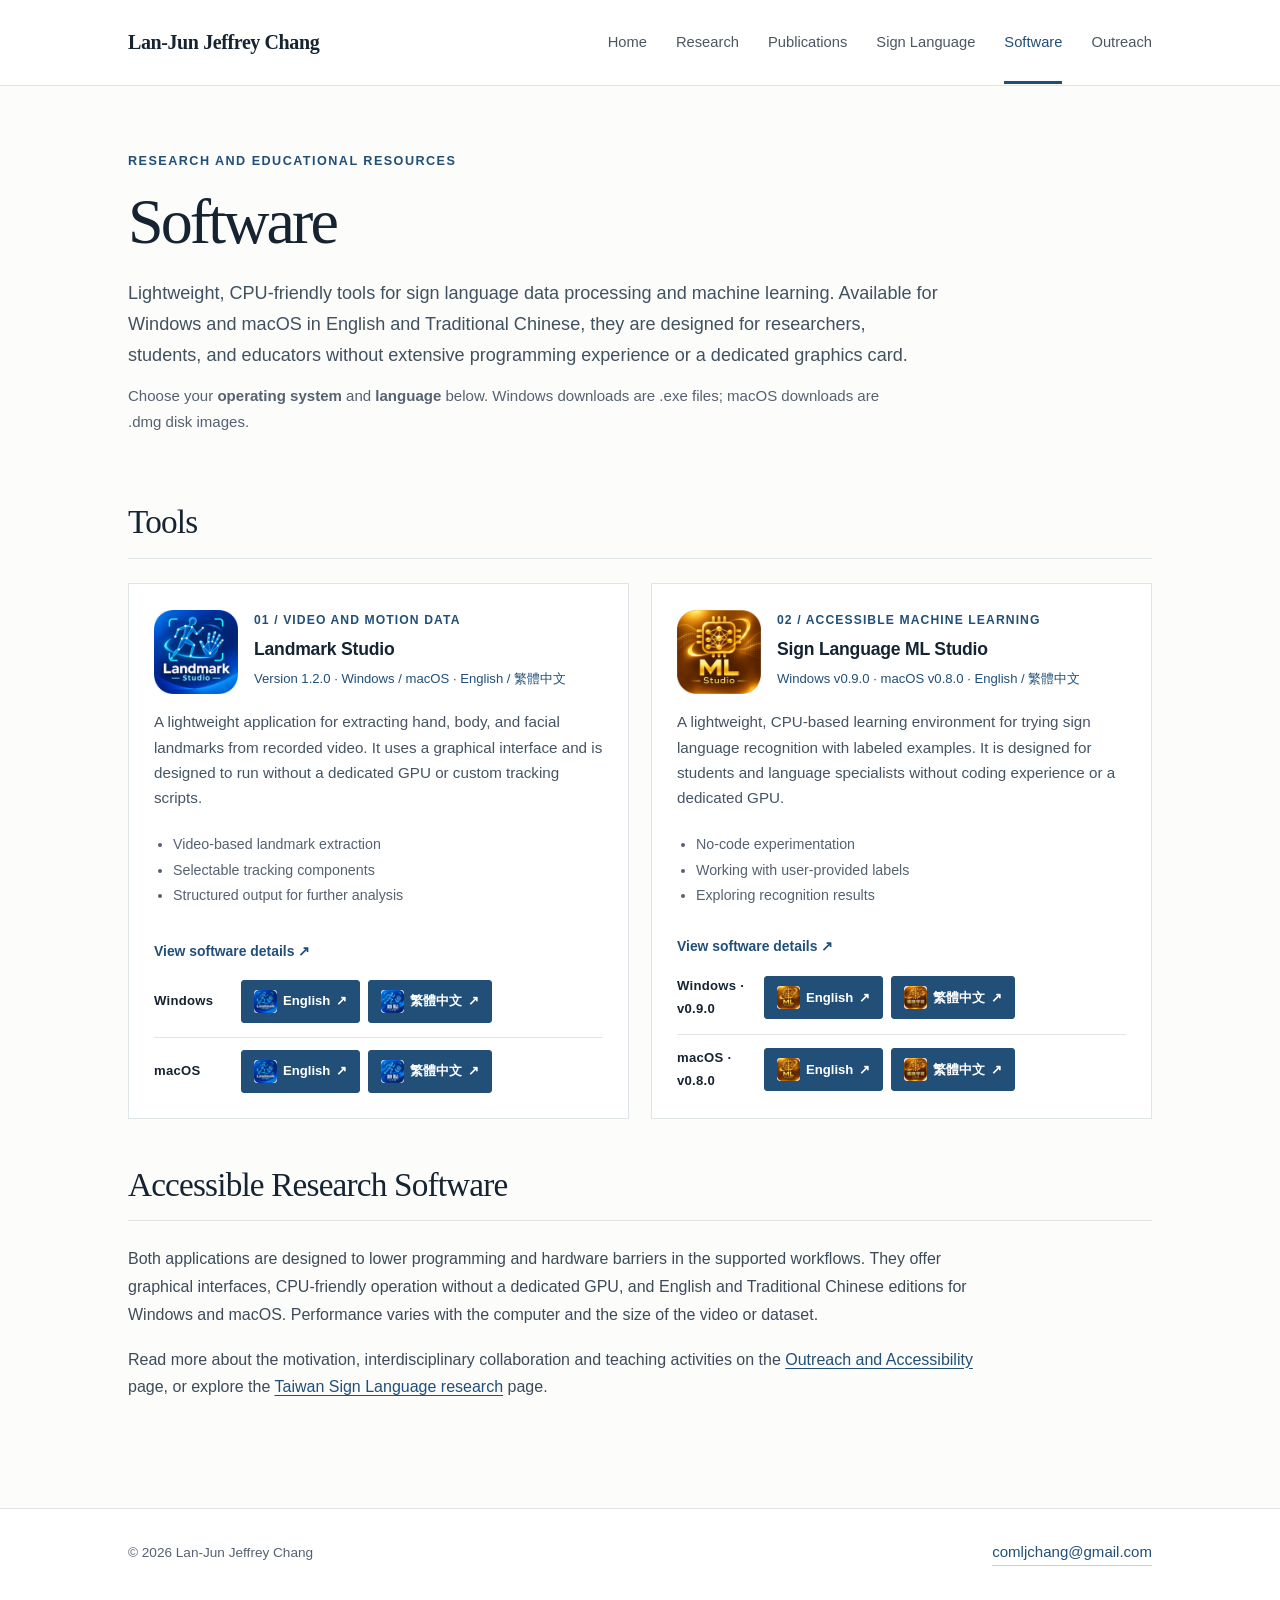
<file: software.html>
<!DOCTYPE html>

<html lang="en">
<head>
<meta charset="utf-8"/>
<meta content="width=device-width, initial-scale=1" name="viewport"/>
<meta content="Research and educational software developed by Lan-Jun Jeffrey Chang for sign language data and machine learning." name="description"/>
<meta content="#ffffff" name="theme-color"/>
<title>Software | Lan-Jun Jeffrey Chang</title>
<link href="favicon.svg" rel="icon" type="image/svg+xml"/>
<link href="styles.css?v=20261120-outreach" rel="stylesheet"/>
<script defer="" src="software-links.js?v=20261120"></script>
<script defer="" src="software-buttons.js?v=20261120"></script>
<!-- Cloudflare Web Analytics -->
<script data-cf-beacon='{"token":"f5f87599f31e4d71a6280b4d701c4378"}' src="https://static.cloudflareinsights.com/beacon.min.js" type="module"></script>
<!-- End Cloudflare Web Analytics -->
</head>
<body>
<a class="skip-link" href="#main">Skip to content</a>
<header class="site-header">
<div class="container header-inner">
<a class="site-name" href="index.html">Lan-Jun Jeffrey Chang</a>
<nav aria-label="Main navigation" class="site-nav">
<a href="index.html">Home</a>
<a href="research.html">Research</a>
<a href="publications.html">Publications</a>
<a href="sign-language.html">Sign Language</a>
<a aria-current="page" href="software.html">Software</a>
<a href="outreach.html">Outreach</a></nav>
</div>
</header>
<main class="container" id="main">
<section class="page-intro tool-list-intro">
<p class="eyebrow">Research and educational resources</p>
<h1>Software</h1>
<p class="summary">Lightweight, CPU-friendly tools for sign language data processing and machine learning. Available for Windows and macOS in English and Traditional Chinese, they are designed for researchers, students, and educators without extensive programming experience or a dedicated graphics card.</p>
<p class="language-availability">Choose your <strong>operating system</strong> and <strong>language</strong> below. Windows downloads are .exe files; macOS downloads are .dmg disk images.</p>
</section>
<section aria-labelledby="tools-heading" class="content-section software-directory">
<h2 id="tools-heading">Tools</h2>
<div class="software-grid software-directory-grid">
<article class="software-item">
<div class="software-card-heading"><img alt="" class="app-icon" decoding="async" height="400" src="landmark-en.webp" width="400"/><div class="software-card-heading-text"><p class="tool-type">01 / Video and motion data</p><h3><a class="software-title-link" href="landmark-studio.html">Landmark Studio</a></h3><p class="software-version" data-release-version="landmark">Version 1.2.0 · Windows / macOS · English / 繁體中文</p></div></div>


<p>A lightweight application for extracting hand, body, and facial landmarks from recorded video. It uses a graphical interface and is designed to run without a dedicated GPU or custom tracking scripts.</p>
<ul class="simple-feature-list">
<li>Video-based landmark extraction</li>
<li>Selectable tracking components</li>
<li>Structured output for further analysis</li>
</ul>
<div class="software-actions">
<a class="plain-action" href="landmark-studio.html">View software details <span aria-hidden="true">↗</span></a>
<div aria-label="Download options by operating system and language" class="platform-download-groups"><div aria-label="Landmark Studio for Windows" class="platform-download-group" role="group"><span class="platform-label">Windows</span><div class="language-downloads"><a aria-label="Download Landmark Studio 1.2.0 for Windows in English" class="download-link" data-download-link="landmark.windows.en" href="https://github.com/Jeffrey9049/Jeffrey9049.github.io/releases/download/2/SignLanguage-Landmark--1.2.0.exe" lang="en" rel="noopener noreferrer" target="_blank"><img alt="" class="download-icon" decoding="async" height="400" src="landmark-en.webp" width="400"/>English <span aria-hidden="true">↗</span></a><a aria-label="下載 Landmark Studio 1.2.0 Windows 繁體中文版" class="download-link" data-download-link="landmark.windows.zh" href="https://github.com/Jeffrey9049/Jeffrey9049.github.io/releases/download/V1.1.2/Landmarkzh-1.2.0.exe" lang="zh-Hant" rel="noopener noreferrer" target="_blank"><img alt="" class="download-icon" decoding="async" height="400" src="landmark-zh.webp" width="400"/>繁體中文 <span aria-hidden="true">↗</span></a></div></div><div aria-label="Landmark Studio for macOS" class="platform-download-group" role="group"><span class="platform-label">macOS</span><div class="language-downloads"><a aria-label="Download Landmark Studio 1.2.0 for macOS in English" class="download-link" data-download-link="landmark.macos.en" href="https://github.com/Jeffrey9049/Jeffrey9049.github.io/releases/download/mac01/Landmark-EN-1.2.0.dmg" lang="en" rel="noopener noreferrer" target="_blank"><img alt="" class="download-icon" decoding="async" height="400" src="landmark-en.webp" width="400"/>English <span aria-hidden="true">↗</span></a><a aria-label="下載 Landmark Studio 1.2.0 macOS 繁體中文版" class="download-link" data-download-link="landmark.macos.zh" href="https://github.com/Jeffrey9049/Jeffrey9049.github.io/releases/download/mac01/Landmark-ZH-1.2.0.dmg" lang="zh-Hant" rel="noopener noreferrer" target="_blank"><img alt="" class="download-icon" decoding="async" height="400" src="landmark-zh.webp" width="400"/>繁體中文 <span aria-hidden="true">↗</span></a></div></div></div>
</div>
</article>
<article class="software-item">
<div class="software-card-heading"><img alt="" class="app-icon" decoding="async" height="400" src="ml-en.webp" width="400"/><div class="software-card-heading-text"><p class="tool-type">02 / Accessible machine learning</p><h3><a class="software-title-link" href="ml-studio.html">Sign Language ML Studio</a></h3><p class="software-version" data-release-version="ml">Windows v0.9.0 · macOS v0.8.0 · English / 繁體中文</p></div></div>


<p>A lightweight, CPU-based learning environment for trying sign language recognition with labeled examples. It is designed for students and language specialists without coding experience or a dedicated GPU.</p>
<ul class="simple-feature-list">
<li>No-code experimentation</li>
<li>Working with user-provided labels</li>
<li>Exploring recognition results</li>
</ul>
<div class="software-actions">
<a class="plain-action" href="ml-studio.html">View software details <span aria-hidden="true">↗</span></a>
<div aria-label="Download options by operating system and language" class="platform-download-groups"><div aria-label="Sign Language ML Studio for Windows" class="platform-download-group" role="group"><span class="platform-label">Windows · v0.9.0</span><div class="language-downloads"><a aria-label="Download Sign Language ML Studio 0.9.0 for Windows in English" class="download-link" data-download-link="ml.windows.en" href="https://github.com/Jeffrey9049/Jeffrey9049.github.io/releases/download/v0%2C4%2C1/SignLanguage-ML-0.9.0.exe" lang="en" rel="noopener noreferrer" target="_blank"><img alt="" class="download-icon" decoding="async" height="400" src="ml-en.webp" width="400"/>English <span aria-hidden="true">↗</span></a><a aria-label="下載 Sign Language ML Studio 0.9.0 Windows 繁體中文版" class="download-link" data-download-link="ml.windows.zh" href="https://github.com/Jeffrey9049/Jeffrey9049.github.io/releases/download/v0%2C4%2C1/mlzh-0.9.0.exe" lang="zh-Hant" rel="noopener noreferrer" target="_blank"><img alt="" class="download-icon" decoding="async" height="400" src="ml-zh.webp" width="400"/>繁體中文 <span aria-hidden="true">↗</span></a></div></div><div aria-label="Sign Language ML Studio for macOS" class="platform-download-group" role="group"><span class="platform-label">macOS · v0.8.0</span><div class="language-downloads"><a aria-label="Download Sign Language ML Studio 0.8.0 for macOS in English" class="download-link" data-download-link="ml.macos.en" href="https://github.com/Jeffrey9049/Jeffrey9049.github.io/releases/download/mac01/ML-EN-0.8.0.dmg" lang="en" rel="noopener noreferrer" target="_blank"><img alt="" class="download-icon" decoding="async" height="400" src="ml-en.webp" width="400"/>English <span aria-hidden="true">↗</span></a><a aria-label="下載 Sign Language ML Studio 0.8.0 macOS 繁體中文版" class="download-link" data-download-link="ml.macos.zh" href="https://github.com/Jeffrey9049/Jeffrey9049.github.io/releases/download/mac01/ML-ZH-0.8.0.dmg" lang="zh-Hant" rel="noopener noreferrer" target="_blank"><img alt="" class="download-icon" decoding="async" height="400" src="ml-zh.webp" width="400"/>繁體中文 <span aria-hidden="true">↗</span></a></div></div></div>
</div>
</article>
</div>
</section>
<section class="content-section software-context"><h2>Accessible Research Software</h2><p>Both applications are designed to lower programming and hardware barriers in the supported workflows. They offer graphical interfaces, CPU-friendly operation without a dedicated GPU, and English and Traditional Chinese editions for Windows and macOS. Performance varies with the computer and the size of the video or dataset.</p><p>Read more about the motivation, interdisciplinary collaboration and teaching activities on the <a href="outreach.html">Outreach and Accessibility</a> page, or explore the <a href="sign-language.html">Taiwan Sign Language research</a> page.</p></section>
</main>
<footer class="site-footer">
<div class="container footer-inner">
<p>© 2026 Lan-Jun Jeffrey Chang</p>
<a class="footer-email" href="mailto:comljchang@gmail.com">comljchang@gmail.com</a>
</div>
</footer>
</body>
</html>
</file>
<file: styles.css>
:root{
  color-scheme: light;
  --page:#fcfcfb;
  --paper:#ffffff;
  --ink:#162331;
  --muted:#556171;
  --soft:#737e89;
  --accent:#214f78;
  --accent-hover:#123957;
  --line:#dfe4e7;
  --soft-bg:#f6f8f9;
  --max:1080px;
}
*, *::before, *::after{box-sizing:border-box}
html{scroll-behavior:smooth}
body{margin:0;background:var(--page);color:var(--ink);font-family: -apple-system,BlinkMacSystemFont,"Segoe UI",Roboto,"Noto Sans",Arial,sans-serif;font-size:16px;line-height:1.72;-webkit-font-smoothing:antialiased}
a{color:var(--accent);text-underline-offset:3px}
a:hover{color:var(--accent-hover)}
a:focus-visible{outline:3px solid #729ec5;outline-offset:4px;border-radius:2px}
button:focus-visible{outline:3px solid #729ec5;outline-offset:4px}
img{max-width:100%;height:auto}
p{margin:0 0 1.1rem}
h1,h2,h3{margin:0;font-weight:600;line-height:1.23;letter-spacing:-.025em}
h1,h2{font-family:Georgia,"Times New Roman",serif}
h1{font-size:clamp(2.55rem,5vw,4.15rem);font-weight:500;line-height:1.08;letter-spacing:-.045em}
h2{font-size:clamp(1.65rem,2.6vw,2.1rem);font-weight:500}
h3{font-size:1.12rem;font-weight:650;letter-spacing:-.012em}
.container{max-width:var(--max);margin:0 auto;padding:0 28px}
.skip-link{position:absolute;z-index:10;top:-80px;left:15px;background:#fff;padding:8px 14px}
.skip-link:focus{top:9px}
.site-header{background:var(--paper);border-bottom:1px solid var(--line)}
.header-inner{display:flex;align-items:center;justify-content:space-between;min-height:85px;gap:20px}
.site-name{font-family:Georgia,"Times New Roman",serif;font-size:1.25rem;text-decoration:none;color:var(--ink);font-weight:600;letter-spacing:-.02em;white-space:nowrap}
.site-name:hover{color:var(--accent)}
.site-nav{display:flex;align-items:center;gap:29px;flex-wrap:wrap}
.site-nav a{font-size:.92rem;text-decoration:none;color:#4c5662;padding:29px 0 25px;border-bottom:3px solid transparent;white-space:nowrap}
.site-nav a:hover,.site-nav a[aria-current="page"]{color:var(--accent);border-bottom-color:var(--accent)}
.site-footer{border-top:1px solid var(--line);padding:30px 0 42px;margin-top:78px;background:var(--paper);font-size:.85rem;color:var(--muted)}
.footer-inner{display:flex;justify-content:space-between;align-items:center;gap:18px;flex-wrap:wrap}
.footer-inner p{margin:0}
.footer-links{display:flex;gap:20px;flex-wrap:wrap}
.footer-links a{text-decoration:none}
.footer-links a:hover{text-decoration:underline}
.home-intro{padding:76px 0 58px;display:grid;grid-template-columns:300px minmax(0,1fr);gap:65px;align-items:start}
.portrait{margin:0}
.portrait img{display:block;width:100%;aspect-ratio:4/5;object-fit:cover;object-position:center top;border:1px solid var(--line);background:#e7ebed}
.portrait figcaption{margin-top:10px;font-size:.75rem;color:var(--soft)}
.eyebrow{font-size:.79rem;font-weight:650;color:var(--accent);text-transform:uppercase;letter-spacing:.115em;margin:0 0 14px}
.home-intro .subtitle{font-size:1.16rem;color:var(--accent);margin:14px 0 24px;line-height:1.5}
.home-intro .bio{max-width:650px;font-size:1.025rem;color:#354453}
.home-intro .bio p:last-child{margin-bottom:0}
.academic-links{margin:22px 0 0;display:flex;align-items:center;gap:20px;flex-wrap:wrap;font-size:.91rem}
.academic-links a{font-weight:600;text-decoration:none;border-bottom:1px solid #aac1d2}
.academic-links a:hover{border-bottom-color:currentColor}
.section{padding:39px 0 7px}
.section-title{border-bottom:1px solid var(--line);padding-bottom:15px;margin-bottom:24px}
.section-title h2{margin:0}
.section-intro{max-width:790px;color:var(--muted);margin-top:12px}
.interests{display:grid;grid-template-columns:repeat(2,minmax(0,1fr));gap:10px 38px;list-style:none;padding:0;margin:0}
.interests li{border-bottom:1px solid #e8ecee;padding:11px 0 13px;display:flex;gap:12px;color:#344454}
.interests li::before{content:"";width:6px;height:6px;margin-top:11px;flex:0 0 auto;background:var(--accent);border-radius:50%}
.experience-grid{display:grid;grid-template-columns:1fr 1fr;gap:52px}
.entry{display:grid;grid-template-columns:112px 1fr;gap:18px;padding:20px 0;border-bottom:1px solid #e5e9ed}
.entry:first-child{padding-top:5px}
.entry .date{font-size:.87rem;color:var(--muted);padding-top:2px;white-space:nowrap}
.entry h3{font-size:1.02rem;margin-bottom:6px}
.entry p{font-size:.92rem;color:var(--muted);margin:0;line-height:1.55}
.paper{display:grid;grid-template-columns:61px 1fr;gap:20px;padding:20px 0 22px;border-bottom:1px solid #e5e9ed}
.paper:first-child{padding-top:1px}
.paper-year{font-size:.91rem;color:var(--muted);padding-top:2px}
.paper h3{font-size:1.08rem;line-height:1.45;font-weight:650;margin:0 0 7px}
.paper h3 a{text-decoration:none;color:var(--ink)}
.paper h3 a:hover{text-decoration:underline;color:var(--accent)}
.paper p{margin:0 0 7px;color:var(--muted);font-size:.94rem}
.paper .journal{font-style:italic}
.paper-links{margin-top:4px;display:flex;gap:18px;flex-wrap:wrap;font-size:.88rem}
.paper-links a{text-decoration:none;font-weight:600}
.text-link{display:inline-block;text-decoration:none;font-size:.94rem;font-weight:650;margin-top:18px}
.text-link:hover{text-decoration:underline}
.page-intro{padding:65px 0 35px;max-width:850px}
.page-intro .summary{font-size:1.13rem;color:#42515f;max-width:760px;margin:22px 0 0}
.content-section{padding:34px 0 12px}
.content-section h2{border-bottom:1px solid var(--line);padding-bottom:15px;margin-bottom:24px}
.content-section h3{margin:24px 0 9px}
.content-section p{max-width:810px;color:#3d4b59}
.content-section ul{padding-left:24px;color:#3d4b59}
.content-section li{padding-bottom:6px;max-width:770px}
.project{padding:17px 0 24px;border-bottom:1px solid #e5e9ed}
.project:first-child{padding-top:0}
.project h3{margin:0 0 10px;font-size:1.16rem}
.project p{margin-bottom:8px}
.project .project-keywords{font-size:.86rem;color:var(--muted);margin:10px 0 0}
.note{border-left:3px solid #8eaac1;background:var(--soft-bg);padding:15px 19px;font-size:.89rem;color:var(--muted);max-width:820px;margin-top:22px}
.stack{display:grid;grid-template-columns:1fr 1fr;gap:42px;margin-top:6px}
.stack h3{margin-top:0}
.small-list{list-style:none;margin:0;padding:0}
.small-list li{padding:9px 0;border-bottom:1px solid #e5e9ed;color:#3e4c59}
.contact-inline{font-size:.95rem;color:var(--muted)}
@media(max-width:900px){.home-intro{grid-template-columns:260px 1fr;gap:36px;padding-top:52px}.experience-grid{gap:30px}.entry{grid-template-columns:1fr;gap:0}.site-nav{gap:18px}}
@media(max-width:690px){.container{padding:0 21px}.header-inner{display:block;padding-top:14px;padding-bottom:9px;min-height:auto}.site-name{display:block;font-size:1.21rem}.site-nav{gap:21px;margin-top:8px;flex-wrap:nowrap;overflow-x:auto;scrollbar-width:thin}.site-nav a{font-size:.86rem;padding:12px 0 10px}.home-intro{display:flex;flex-direction:column;gap:30px;padding:35px 0 30px}.portrait{width:min(100%,300px)}.portrait figcaption{margin-top:7px}.home-intro .subtitle{margin:14px 0 20px}.interests,.experience-grid,.stack{grid-template-columns:1fr}.section{padding-top:28px}.page-intro{padding:45px 0 22px}.page-intro .summary{font-size:1.045rem}.site-footer{margin-top:55px}.entry{grid-template-columns:98px 1fr;gap:12px}}
@media(max-width:385px){.container{padding:0 16px}.paper{grid-template-columns:1fr;gap:5px}.entry{grid-template-columns:1fr;gap:2px}.site-nav{gap:18px}}
@media(prefers-reduced-motion:reduce){html{scroll-behavior:auto}}

/* Scholar site updates — November 2026 */
.home-intro{grid-template-columns:280px minmax(0,1fr);gap:56px;padding:76px 0 46px}
.portrait img{aspect-ratio:1157/1536;object-fit:contain;object-position:center top;border:1px solid var(--line);background:#f3f5f7}
.home-intro .bio{font-size:1rem;max-width:730px}
.contact-link,.footer-email{font-size:.94rem;text-decoration:none;color:var(--accent);border-bottom:1px solid #c3d2dd}
.contact-link:hover,.footer-email:hover{border-bottom-color:var(--accent)}
.section{padding:39px 0 14px}
.timeline{max-width:900px}
.timeline .entry{grid-template-columns:165px minmax(0,1fr);gap:22px;padding:19px 0 21px}
.timeline .entry .date{font-size:.88rem;white-space:normal}
.timeline .entry h3{font-size:1.06rem;line-height:1.48}
.timeline .entry p{font-size:.95rem;color:#4b5965}
.timeline .entry .detail{margin-top:9px;color:#56636f;font-size:.9rem;line-height:1.65;max-width:680px}
.interests{grid-template-columns:repeat(2,minmax(0,1fr))}
.teaching-photo{margin:9px 0 34px;max-width:960px}
.teaching-photo img{display:block;width:100%;height:auto;border:1px solid var(--line);background:#f4f5f6}
.teaching-photo figcaption{font-size:.81rem;line-height:1.6;color:var(--muted);margin-top:9px}
@media(max-width:900px){.home-intro{grid-template-columns:240px 1fr;gap:33px;padding-top:52px}.timeline .entry{grid-template-columns:140px 1fr}}
@media(max-width:690px){.home-intro{display:flex;flex-direction:column;gap:28px;padding:35px 0 25px}.portrait{width:min(100%,265px)}.timeline .entry{grid-template-columns:122px 1fr;gap:12px}.interests{grid-template-columns:1fr}.teaching-photo{margin:8px 0 27px}}
@media(max-width:420px){.timeline .entry{grid-template-columns:1fr;gap:6px}}

/* Sign Language: accessible software tools */
.mission-section{padding-top:8px}
.mission-section p{max-width:860px}
.software-section{padding-top:28px}
.software-section > p{max-width:890px}
.software-grid{display:grid;grid-template-columns:repeat(2,minmax(0,1fr));gap:22px;margin-top:23px}
.software-item{border:1px solid var(--line);background:var(--paper);padding:26px 25px 25px;display:flex;flex-direction:column;align-items:flex-start;min-height:286px}
.software-item h3{margin:0 0 11px;font-size:1.1rem}
.software-item p{margin:0 0 24px;font-size:.95rem;line-height:1.66;color:#455464}
.download-unavailable,.download-link{display:inline-block;margin-top:auto;padding:10px 15px;font-size:.87rem;font-weight:600;line-height:1.4;border:1px solid #cdd7de;border-radius:3px}
.download-unavailable{background:#f4f6f7;color:#6c7680;cursor:not-allowed}
.download-link{background:var(--accent);color:#fff;text-decoration:none;border-color:var(--accent)}
.download-link:hover{background:var(--accent-hover);border-color:var(--accent-hover);color:#fff}
.software-note{font-size:.86rem;color:var(--muted);margin-top:14px}
@media(max-width:690px){.software-grid{grid-template-columns:1fr;gap:15px}.software-item{min-height:unset;padding:21px 19px}}

/* Ongoing avatar modeling project */
.project-status{font-size:.88rem;color:var(--muted);font-style:italic;margin-top:9px}

/* Academic software directory and individual tool pages. */
.breadcrumb{display:flex;gap:11px;align-items:center;padding:40px 0 0;font-size:.87rem;color:var(--muted)}
.breadcrumb a{color:var(--muted);text-decoration:none}
.breadcrumb a:hover{color:var(--accent);text-decoration:underline}
.app-intro{padding-top:28px;max-width:970px;padding-bottom:28px}
.tool-list-intro{padding-bottom:35px}
.app-intro .summary,.tool-list-intro .summary{max-width:810px}
.app-quick-facts{display:grid;grid-template-columns:1fr 1.25fr 1fr;gap:14px;border-top:1px solid var(--line);border-bottom:1px solid var(--line);margin-top:36px;padding:19px 0}
.app-quick-facts div{display:flex;flex-direction:column;gap:4px;padding-right:22px}
.app-quick-facts div+div{border-left:1px solid var(--line);padding-left:23px}
.fact-label{color:var(--muted);font-size:.78rem;letter-spacing:.025em}
.app-quick-facts strong{font-size:.93rem;font-weight:600;line-height:1.5}
.software-title-link{color:var(--ink);text-decoration:none}
.software-title-link:hover{color:var(--accent);text-decoration:underline}
.tool-type{font-size:.76rem!important;color:var(--accent)!important;font-weight:650;text-transform:uppercase;letter-spacing:.09em;margin-bottom:8px!important}
.software-item{min-height:305px}
.software-item .software-actions{margin-top:auto;display:flex;gap:10px 17px;align-items:center;flex-wrap:wrap}
.software-item .software-actions .plain-action{font-size:.87rem;font-weight:650;text-decoration:none}
.software-item .software-actions .plain-action:hover{text-decoration:underline}
.software-item .download-unavailable,.software-item .download-link{margin:0;padding:8px 11px;font-size:.8rem}
.software-item .download-unavailable{font-weight:500}
.software-directory{padding-top:15px}
.software-directory-grid{margin-top:16px}
.software-directory-grid .software-item{min-height:400px}
.simple-feature-list{margin:0 0 25px!important;padding:0 0 0 19px!important;font-size:.89rem;line-height:1.5;color:var(--muted)!important}
.simple-feature-list li{padding-bottom:4px!important}
.software-context p{max-width:855px}
.software-small-backlink{font-size:.94rem}
.tool-overview{padding-top:19px}
.tool-workflow{padding-bottom:0}
.workflow-grid{display:grid;grid-template-columns:repeat(3,minmax(0,1fr));gap:18px;list-style:none;counter-reset:none;padding:0!important;margin:12px 0 4px!important}
.workflow-grid li{border:1px solid var(--line);background:var(--paper);padding:24px 21px 26px;min-height:207px;max-width:none}
.workflow-grid h3{font-size:1.02rem;margin:9px 0 7px}
.workflow-grid p{font-size:.9rem;line-height:1.55;color:var(--muted);margin-bottom:0}
.workflow-index{font-family:Georgia,serif;color:var(--accent);font-size:1.25rem}
.app-bullet-list{padding-left:23px}
.app-bullet-list li{max-width:900px}
.download-panel{border:1px solid var(--line);background:var(--soft-bg);padding:28px 30px;display:grid;grid-template-columns:minmax(0,1fr) auto;gap:28px;align-items:center;max-width:960px}
.download-panel h3{margin:0 0 7px!important;font-size:1.16rem}
.download-panel p{font-size:.92rem;margin:0 0 7px;max-width:680px;color:var(--muted)}
.download-panel .download-link,.download-panel .download-unavailable{white-space:nowrap;margin:0}
.release-meta:empty{display:none}
.download-panel-action{display:flex;justify-content:flex-end}
.download-section{padding-top:44px}
.tool-back-link{font-size:.9rem;margin:33px 0 20px}
.tool-back-link a{text-decoration:none}
.tool-back-link a:hover{text-decoration:underline}
[hidden]{display:none!important}
@media(max-width:800px){.app-quick-facts{grid-template-columns:repeat(3,1fr)}.workflow-grid{gap:11px}.workflow-grid li{padding:19px 15px}.download-panel{grid-template-columns:1fr;gap:15px}.download-panel-action{justify-content:flex-start}}
@media(max-width:690px){.breadcrumb{padding-top:28px}.app-quick-facts{grid-template-columns:1fr;gap:0;padding:8px 0}.app-quick-facts div{padding:10px 0}.app-quick-facts div+div{border-left:none;border-top:1px solid var(--line);padding-left:0}.workflow-grid{grid-template-columns:1fr;gap:10px}.workflow-grid li{min-height:unset}.software-directory-grid .software-item{min-height:unset}.download-panel{padding:21px 19px}}

/* Research demonstration: intentionally restrained academic design */
.recognition-section{padding-top:35px}
.recognition-feature{display:grid;grid-template-columns:minmax(0,1fr) 240px;gap:28px;align-items:center;border:1px solid var(--line);background:#fff;padding:28px 30px}
.recognition-feature h3{font-family:Georgia,"Times New Roman",serif;font-size:1.52rem;font-weight:500;letter-spacing:-.025em;margin:0 0 15px}
.recognition-feature p{margin-bottom:11px;max-width:705px}
.recognition-feature .tool-type{margin-bottom:9px!important}
.recognition-feature .recognition-context{color:var(--muted);font-size:.94rem}
.recognition-meta{display:flex;flex-wrap:wrap;gap:7px 13px;margin-top:18px}
.recognition-meta span{color:#617080;font-size:.79rem;border:1px solid var(--line);padding:4px 9px}
.recognition-feature-action{display:flex;flex-direction:column;align-items:flex-start;justify-content:center;gap:9px}
.recognition-open-link{display:inline-block;text-align:center;margin:0;white-space:nowrap}
.recognition-feature .recognition-external-note{font-size:.8rem;color:var(--muted);margin:0;line-height:1.5}
@media(max-width:780px){.recognition-feature{grid-template-columns:1fr;padding:23px 20px;gap:21px}.recognition-feature-action{align-items:flex-start}}
@media(max-width:400px){.recognition-open-link{white-space:normal}}

/* Academic contact details directly beneath the homepage portrait. */
.portrait-column { min-width:0; }
.portrait-contact { display:grid; gap:12px; margin-top:19px; font-style:normal; font-size:.91rem; }
.portrait-contact-row { display:grid; grid-template-columns:72px minmax(0,1fr); gap:11px; align-items:baseline; }
.portrait-contact-label { font-size:.78rem; letter-spacing:.02em; font-weight:600; color:var(--muted); }
.portrait-contact a { color:var(--accent); text-decoration:none; overflow-wrap:anywhere; line-height:1.4; }
.portrait-contact a:hover { text-decoration:underline; }
@media(max-width:690px) {
  .portrait-column { width:min(100%, 300px); }
  .portrait { width:100%; }
}


/* Bilingual downloads: equal emphasis for English and Traditional Chinese editions. */
.language-availability{font-size:.94rem;color:var(--muted);margin-top:12px;max-width:780px}
.software-item .software-version{font-size:.82rem;line-height:1.45;color:var(--accent);margin:-5px 0 13px}
.language-downloads{display:flex;flex-wrap:wrap;gap:8px;align-items:center}
.language-downloads .download-link{margin:0;white-space:normal;display:inline-flex;align-items:center;justify-content:center;gap:6px;text-align:center}
.software-item .language-downloads{width:100%}
.software-item .software-actions{width:100%;align-items:flex-start;flex-direction:column;gap:12px}
.software-item .language-downloads .download-link{font-size:.82rem;padding:9px 12px}
.download-panel-action .language-downloads{justify-content:flex-end}
@media(max-width:800px){.download-panel-action .language-downloads{justify-content:flex-start}}
@media(max-width:420px){.language-downloads{width:100%}.download-panel-action .language-downloads .download-link{flex:1 1 auto}}

/* Make all five navigation items visible on narrow screens, rather than clipping the final tab. */
@media(max-width:690px){
  .site-nav{flex-wrap:wrap;overflow:visible;column-gap:16px;row-gap:0}
  .site-nav a{padding:8px 0 7px}
}

/* Platform-aware bilingual downloads: Windows + macOS */
.platform-download-groups{display:grid;gap:14px;width:100%;min-width:0}
.platform-download-group{display:grid;grid-template-columns:76px minmax(0,1fr);gap:11px;align-items:center;border-top:1px solid var(--line);padding-top:12px;min-width:0}
.platform-download-group:first-child{border-top:0;padding-top:0}
.platform-label{font-size:.82rem;font-weight:700;letter-spacing:.02em;color:var(--ink)}
.platform-download-group .language-downloads{min-width:0;width:auto}
.platform-download-group .download-link{font-size:.81rem;padding:8px 11px;white-space:normal;max-width:100%}
.software-item .platform-download-groups{margin-top:4px}
.download-panel-action{min-width:0;width:min(100%,440px)}
.download-panel .platform-download-groups{width:100%}
.download-panel .platform-download-group .language-downloads{justify-content:flex-start}
@media(max-width:1050px){.platform-download-group{grid-template-columns:1fr;gap:7px}}
@media(max-width:800px){.download-panel-action{width:100%}.platform-download-group{grid-template-columns:90px minmax(0,1fr);gap:12px}}
@media(max-width:450px){.platform-download-group{grid-template-columns:1fr;gap:6px}.platform-download-group .language-downloads{display:grid;grid-template-columns:repeat(2,minmax(0,1fr));gap:7px}.platform-download-group .download-link{min-width:0;padding:9px 5px;font-size:.78rem}}

/* Outreach and software branding — original application artwork */
.software-card-heading{display:flex;align-items:flex-start;gap:16px;width:100%;margin-bottom:15px}
.app-icon{width:84px;height:84px;object-fit:contain;flex:none;border-radius:17%;display:block}
.software-card-heading-text{min-width:0;flex:1}
.software-card-heading h3{margin:0 0 9px!important}
.software-card-heading .software-version{margin:0!important}
.app-title-row{display:flex;align-items:flex-start;gap:26px}
.app-title-row>.app-icon{width:120px;height:120px;margin-top:5px}
.app-title-row>div{min-width:0;flex:1}
.app-jump{display:inline-block;font-weight:600;font-size:.9rem;margin-top:5px}
.download-icon{width:23px;height:23px;object-fit:contain;flex:none;border-radius:15%;display:block}
.edition-preview{display:flex;gap:22px;flex-wrap:wrap;margin-top:17px}
.edition-preview>span{display:flex;align-items:center;gap:9px;font-size:.81rem;color:var(--muted)}
.edition-icon{width:39px;height:39px;object-fit:contain;border-radius:15%}
.tool-mini-grid{display:grid;grid-template-columns:repeat(2,minmax(0,1fr));gap:16px;margin:22px 0}
.tool-mini{display:flex;align-items:center;gap:14px;padding:16px;background:var(--paper);border:1px solid var(--line);text-decoration:none;color:var(--ink);min-width:0}
.tool-mini:hover{border-color:var(--accent);color:var(--accent)}
.mini-app-icon{width:58px;height:58px;object-fit:contain;flex:none;border-radius:15%}
.tool-mini>span:nth-child(2){display:flex;flex-direction:column;gap:4px;flex:1;min-width:0}
.tool-mini strong{font-size:.98rem;line-height:1.4}
.tool-mini>span>span{font-size:.82rem;line-height:1.45;color:var(--muted)}
.mini-arrow{color:var(--accent);flex:none}
.related-page-links{font-size:.93rem;display:flex;gap:12px;flex-wrap:wrap}
.outreach-teaching{display:grid;grid-template-columns:1.15fr 1fr;gap:32px;align-items:start}
.outreach-teaching .teaching-photo{margin:0;max-width:none}
.outreach-teaching .teaching-photo img{width:100%;height:auto}
.outreach-teaching h3{margin-top:0}
.outreach-meta{font-size:.88rem;color:var(--muted)!important}
.accessibility-principles{display:grid;grid-template-columns:repeat(2,minmax(0,1fr));gap:0 28px;margin:22px 0;border-top:1px solid var(--line)}
.accessibility-principles>div{border-bottom:1px solid var(--line);padding:18px 0}
.accessibility-principles h3{margin:0 0 7px}
.accessibility-principles p{margin:0;font-size:.94rem}
@media(max-width:900px){.site-nav{column-gap:16px}.header-inner{gap:16px}}
@media(max-width:690px){.app-title-row{gap:15px}.app-title-row>.app-icon{width:76px;height:76px}.app-title-row h1{font-size:clamp(1.85rem,7vw,2.55rem)}.tool-mini-grid,.outreach-teaching{grid-template-columns:1fr;gap:17px}.outreach-teaching .teaching-photo{margin:0}.software-card-heading .app-icon{width:70px;height:70px}.outreach-teaching h3{margin-top:0}}
@media(max-width:450px){.accessibility-principles{grid-template-columns:1fr}.download-icon{width:19px;height:19px}.platform-download-group .download-link{gap:4px}.edition-preview{gap:12px}.app-title-row{gap:12px}}
</file>
